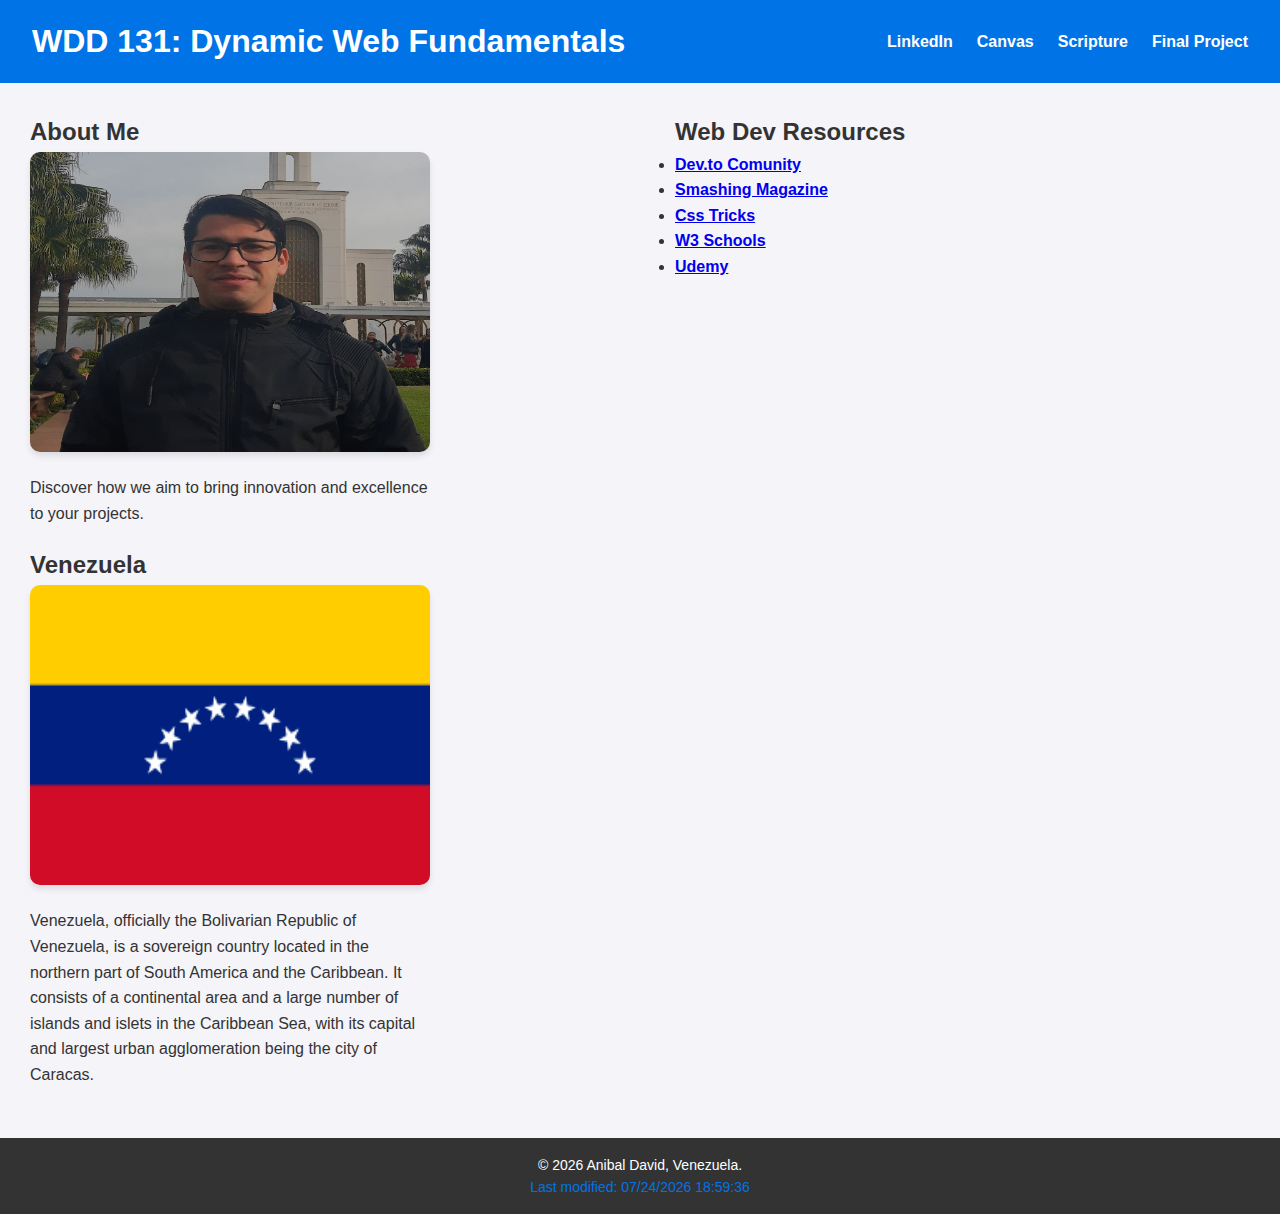
<file: index.html>
<!DOCTYPE html>
<html lang="en">
  <head>
    <meta charset="UTF-8" />
    <meta name="viewport" content="width=device-width, initial-scale=1.0" />
    <meta name="author" content="Anibal David Carreño Alvarez" />
    <meta
      name="description"
      content="Explore dynamic web design with Anibal David in WDD 131 - Dynamic Web Fundamentals. Learn about HTML, CSS, JavaScript, responsive design, and modern web development techniques to create interactive and engaging websites."
    />
    <link rel="stylesheet" href="./styles/base.css" />
    <title>
      WDD 131 - Dynamic Web Fundamentals - Anibal David Carreño Alvarez
    </title>
  </head>
  <body>
    <header>
      <h1>WDD 131: Dynamic Web Fundamentals</h1>
      <nav>
        <ul class="nav-links">
          <li>
            <a
              href="https://www.linkedin.com/in/anibal-david-carre%C3%B1o-alvarez-2066aa267/"
              >LinkedIn</a
            >
          </li>
          <li><a href="https://byupw.instructure.com/">Canvas</a></li>
          <li>
            <a href="https://www.churchofjesuschrist.org/study/scriptures"
              >Scripture</a
            >
          </li>
          <li><a href="#">Final Project</a></li>
        </ul>
      </nav>
    </header>

    <main>
      <section class="card">
        <h2>About Me</h2>
        <img src="images/david.jpg" alt="About Me Image" />
        <p>
          Discover how we aim to bring innovation and excellence to your
          projects.
        </p>

        <h2>Venezuela</h2>
        <img src="images/venezuela.png" alt="Team Image" />
        <p>
          Venezuela, officially the Bolivarian Republic of Venezuela, is a
          sovereign country located in the northern part of South America and
          the Caribbean. It consists of a continental area and a large number of
          islands and islets in the Caribbean Sea, with its capital and largest
          urban agglomeration being the city of Caracas.
        </p>
      </section>

      <section class="card">
        <h2>Web Dev Resources</h2>

        <ul>
          <li>
            <a href="#">Dev.to Comunity</a>
          </li>
          <li>
            <a href="#">Smashing Magazine</a>
          </li>
          <li>
            <a href="#">Css Tricks</a>
          </li>

          <li>
            <a href="#">W3 Schools</a>
          </li>

          <li>
            <a href="#">Udemy</a>
          </li>
        </ul>
      </section>
    </main>

    <footer>
      <p>&copy; <span id="currentyear"></span> Anibal David, Venezuela.</p>
      <p id="lastModified"></p>
    </footer>

    <script src="./scripts/getdates.js"></script>
  </body>
</html>
</file>
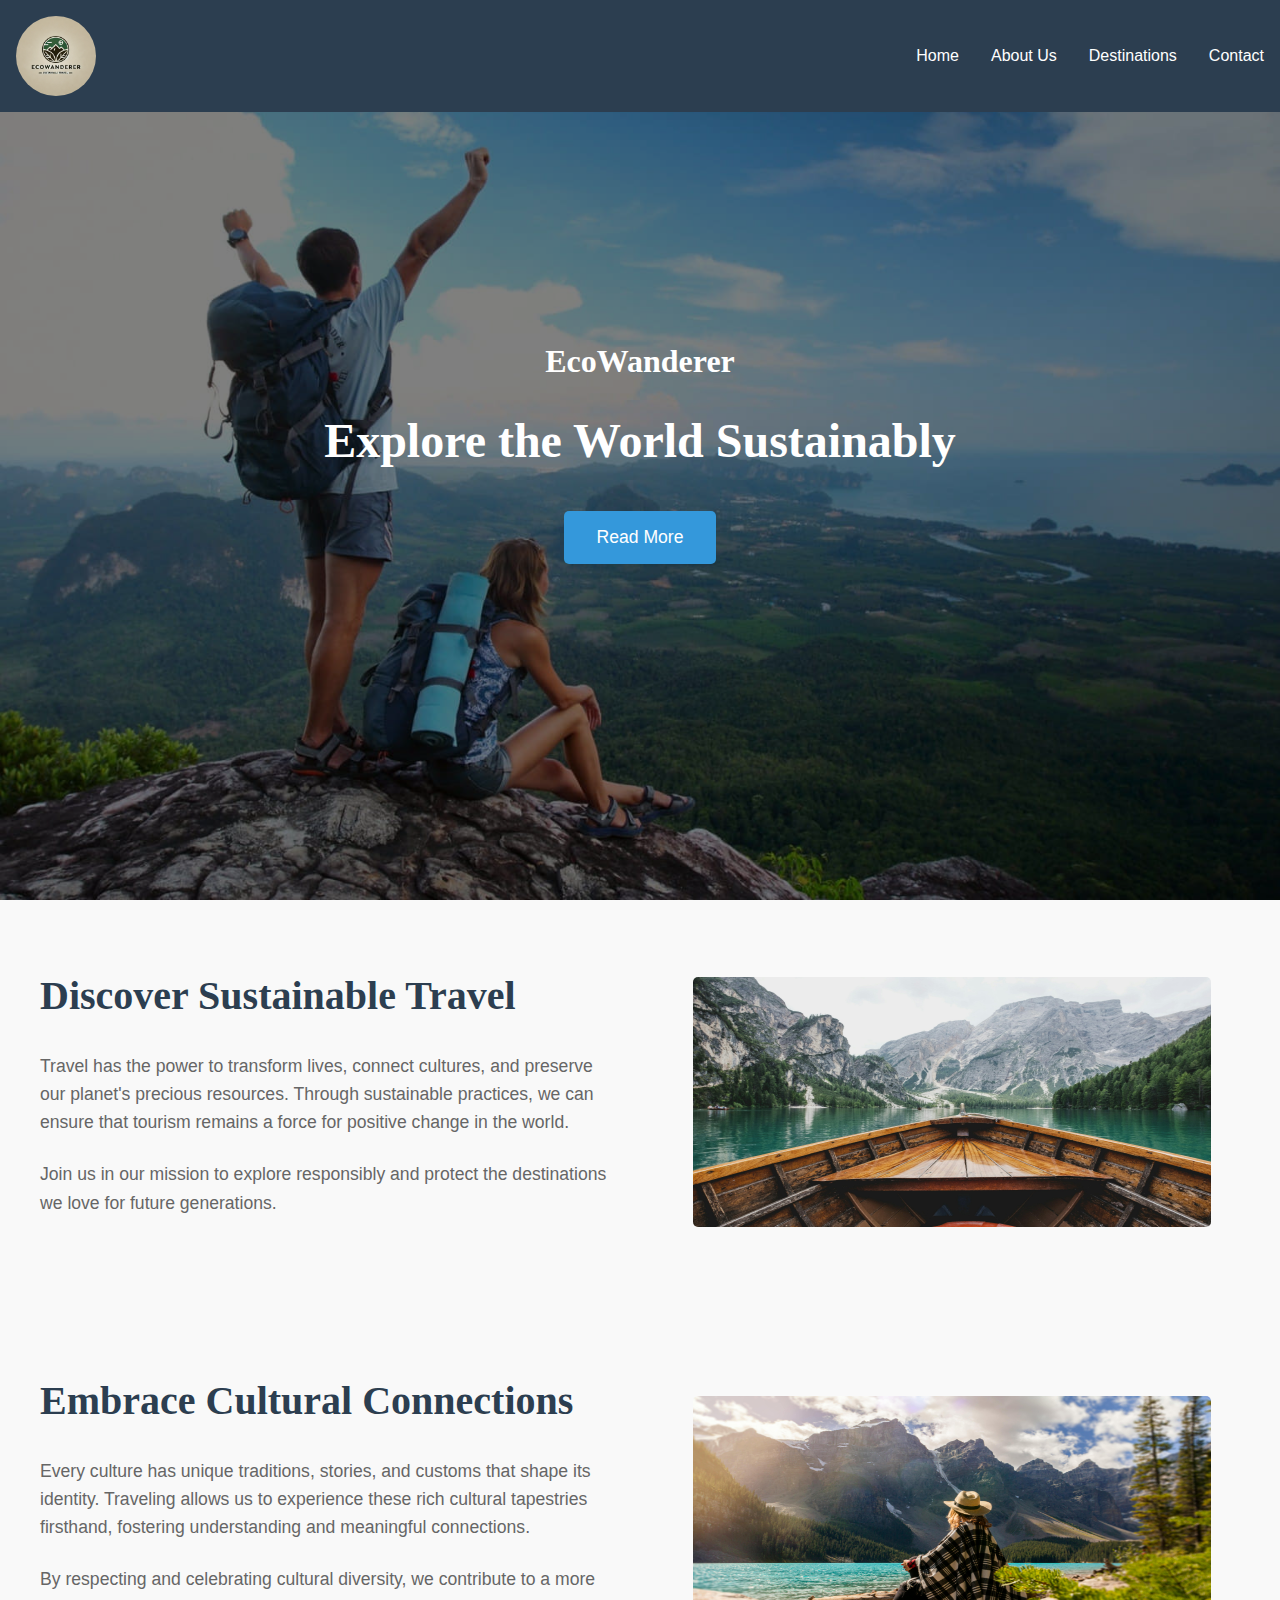
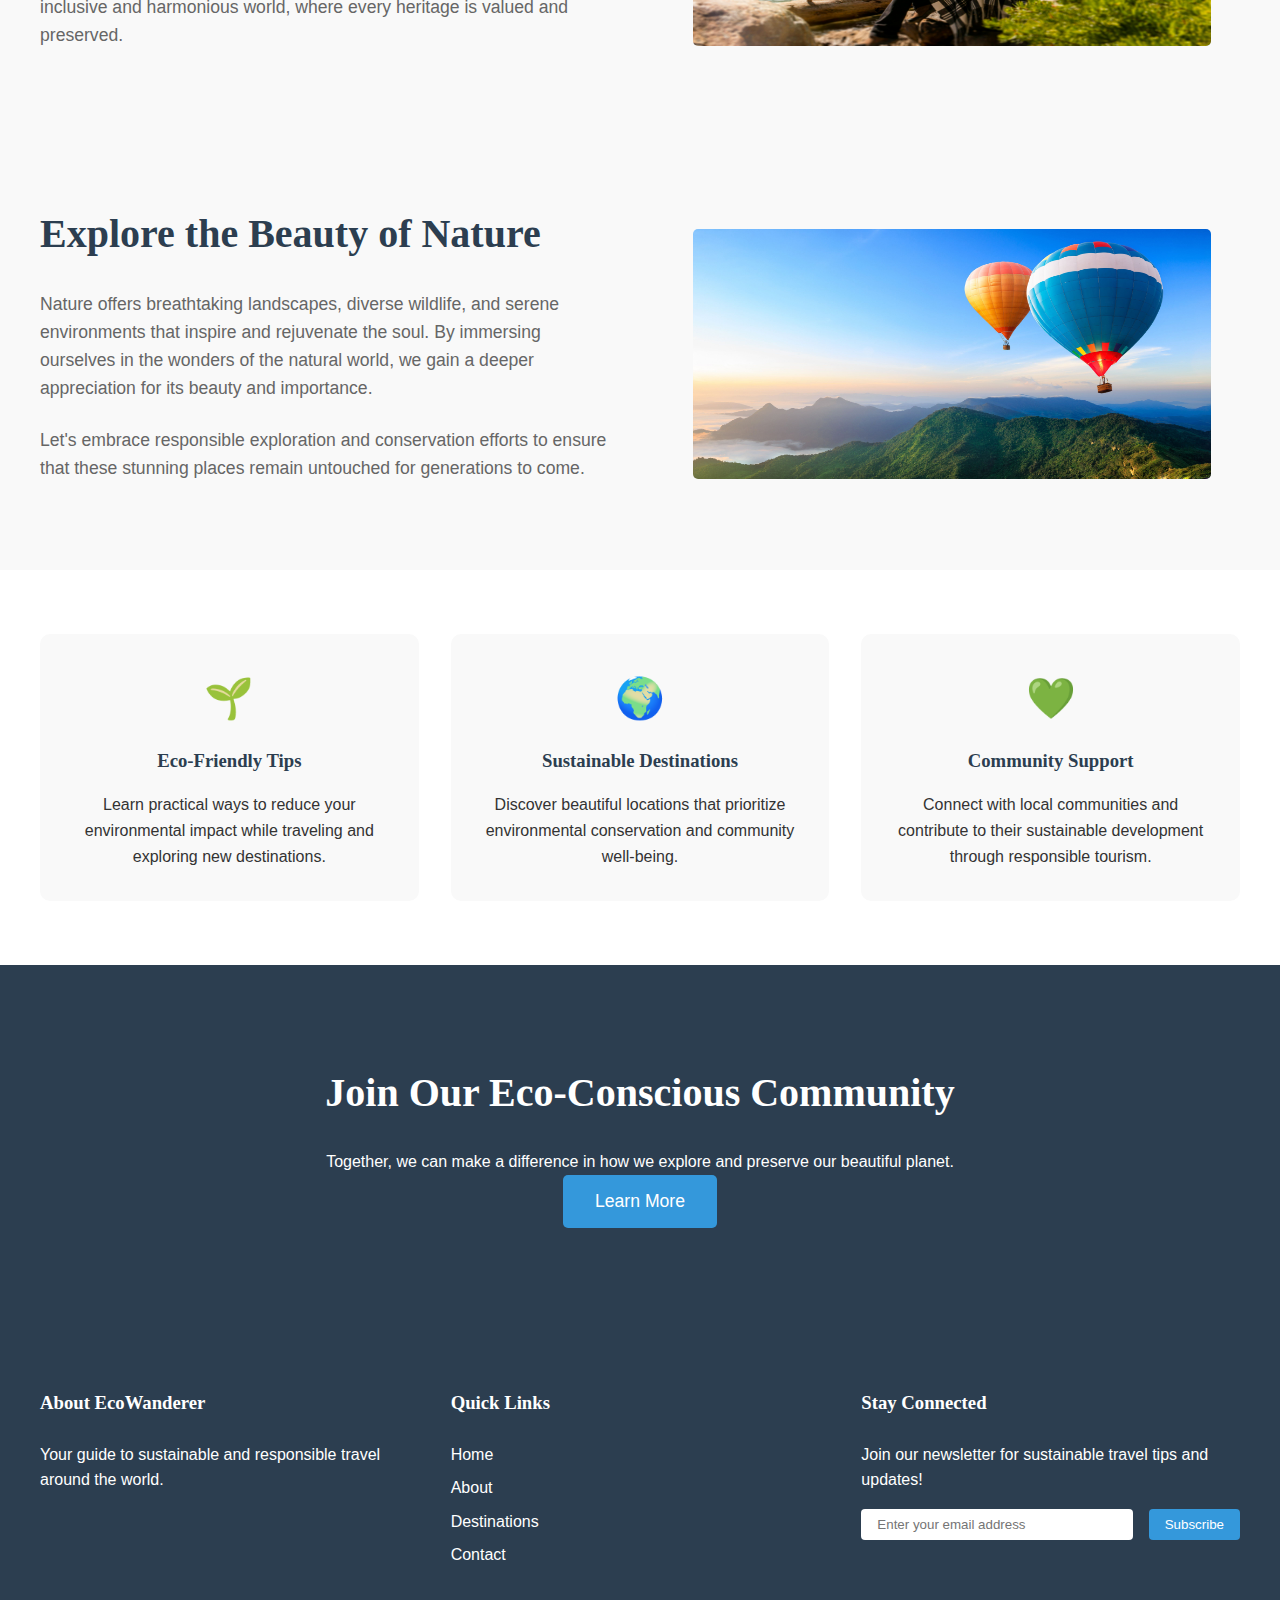
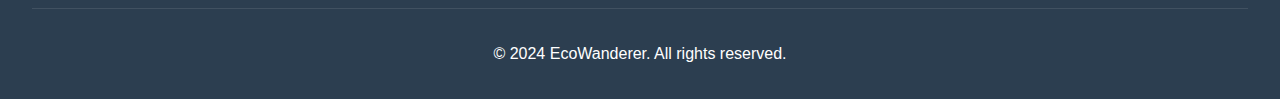
<file: wdd131-project/index.html>
<!DOCTYPE html>
<html lang="en">
  <head>
    <meta charset="UTF-8" />
    <meta name="viewport" content="width=device-width, initial-scale=1.0" />
    <meta name="author" content="Anibal David Carreño Alvarez" />
    <meta
      name="description"
      content="The site provides a platform for eco-conscious travelers to learn about sustainable travel practices, discover green destinations, and access resources to reduce their environmental footprint. It will feature blog posts, travel guides, expert interviews, and personal travel stories."
    />
    <link
      rel="stylesheet"
      href="https://fonts.googleapis.com/css2?family=Material+Symbols+Outlined:opsz,wght,FILL,GRAD@24,400,0,0&icon_names=menu"
    />
    <link rel="stylesheet" href="./styles/main.css" />
    <script defer src="./scripts/main.js"></script>
    <title>EcoWanderer</title>
  </head>
  <body>
    <header>
      <img class="logo" src="./images/logo.webp" alt="EcoWanderer Logo" />
      <nav>
        <ul>
          <li><a href="./index.html">Home</a></li>
          <li><a href="./about.html">About Us</a></li>
          <li><a href="./destinations.html">Destinations</a></li>
          <li><a href="./contact.html">Contact</a></li>
        </ul>
      </nav>

      <div class="div-menu-icon">
        <span class="material-symbols-outlined"> menu </span>
      </div>
    </header>
    <main>
      <section class="hero-section">
        <h1>
          <span class="span-title">EcoWanderer</span>
          Explore the World Sustainably
        </h1>
        <div class="div-btn-rm">
          <button class="read-more-btn">Read More</button>
        </div>
      </section>

      <section class="info-section">
        <div class="info-grid">
          <div class="info-content">
            <h2>Discover Sustainable Travel</h2>
            <p>
              Travel has the power to transform lives, connect cultures, and
              preserve our planet's precious resources. Through sustainable
              practices, we can ensure that tourism remains a force for positive
              change in the world.
            </p>
            <p>
              Join us in our mission to explore responsibly and protect the
              destinations we love for future generations.
            </p>
          </div>
          <div class="info-image">
            <img
              src="./images/info-section1.jpeg"
              alt="Sustainable Travel"
              loading="lazy"
            />
          </div>
        </div>
      </section>

      <section class="info-section">
        <div class="info-grid">
          <div class="info-content">
            <h2>Embrace Cultural Connections</h2>
            <p>
              Every culture has unique traditions, stories, and customs that
              shape its identity. Traveling allows us to experience these rich
              cultural tapestries firsthand, fostering understanding and
              meaningful connections.
            </p>
            <p>
              By respecting and celebrating cultural diversity, we contribute to
              a more inclusive and harmonious world, where every heritage is
              valued and preserved.
            </p>
          </div>
          <div class="info-image">
            <img
              src="./images/info-section2.jpg"
              alt="Sustainable Travel"
              loading="lazy"
            />
          </div>
        </div>
      </section>

      <section class="info-section">
        <div class="info-grid">
          <div class="info-content">
            <h2>Explore the Beauty of Nature</h2>
            <p>
              Nature offers breathtaking landscapes, diverse wildlife, and
              serene environments that inspire and rejuvenate the soul. By
              immersing ourselves in the wonders of the natural world, we gain a
              deeper appreciation for its beauty and importance.
            </p>
            <p>
              Let's embrace responsible exploration and conservation efforts to
              ensure that these stunning places remain untouched for generations
              to come.
            </p>
          </div>
          <div class="info-image">
            <img
              src="./images/info-section3.jpg"
              alt="Sustainable Travel"
              loading="lazy"
            />
          </div>
        </div>
      </section>

      <section class="features-section">
        <div class="features-grid">
          <div class="feature-card">
            <div class="feature-icon">🌱</div>
            <h3>Eco-Friendly Tips</h3>
            <p>
              Learn practical ways to reduce your environmental impact while
              traveling and exploring new destinations.
            </p>
          </div>
          <div class="feature-card">
            <div class="feature-icon">🌍</div>
            <h3>Sustainable Destinations</h3>
            <p>
              Discover beautiful locations that prioritize environmental
              conservation and community well-being.
            </p>
          </div>
          <div class="feature-card">
            <div class="feature-icon">💚</div>
            <h3>Community Support</h3>
            <p>
              Connect with local communities and contribute to their sustainable
              development through responsible tourism.
            </p>
          </div>
        </div>
      </section>

      <section class="cta-section">
        <div class="cta-content">
          <h2>Join Our Eco-Conscious Community</h2>
          <p>
            Together, we can make a difference in how we explore and preserve
            our beautiful planet.
          </p>
          <button class="read-more-btn">Learn More</button>
        </div>
      </section>
    </main>

    <footer>
      <div class="footer-content">
        <div class="footer-section">
          <h3>About EcoWanderer</h3>
          <p>
            Your guide to sustainable and responsible travel around the world.
          </p>
        </div>
        <div class="footer-section">
          <h3>Quick Links</h3>
          <ul>
            <li><a href="./index.html">Home</a></li>
            <li><a href="./about.html">About</a></li>
            <li><a href="./destinations.html">Destinations</a></li>
            <li><a href="./contact.html">Contact</a></li>
          </ul>
        </div>
        <div class="footer-section">
          <h3>Stay Connected</h3>
          <p>Join our newsletter for sustainable travel tips and updates!</p>
          <form class="subscribe-form" id="subscribe-form">
            <input
              type="email"
              placeholder="Enter your email address"
              required
            />
            <button type="submit">Subscribe</button>
          </form>
        </div>
      </div>
      <div class="footer-bottom">
        <p>&copy; 2024 EcoWanderer. All rights reserved.</p>
      </div>
    </footer>
  </body>
</html>
</file>
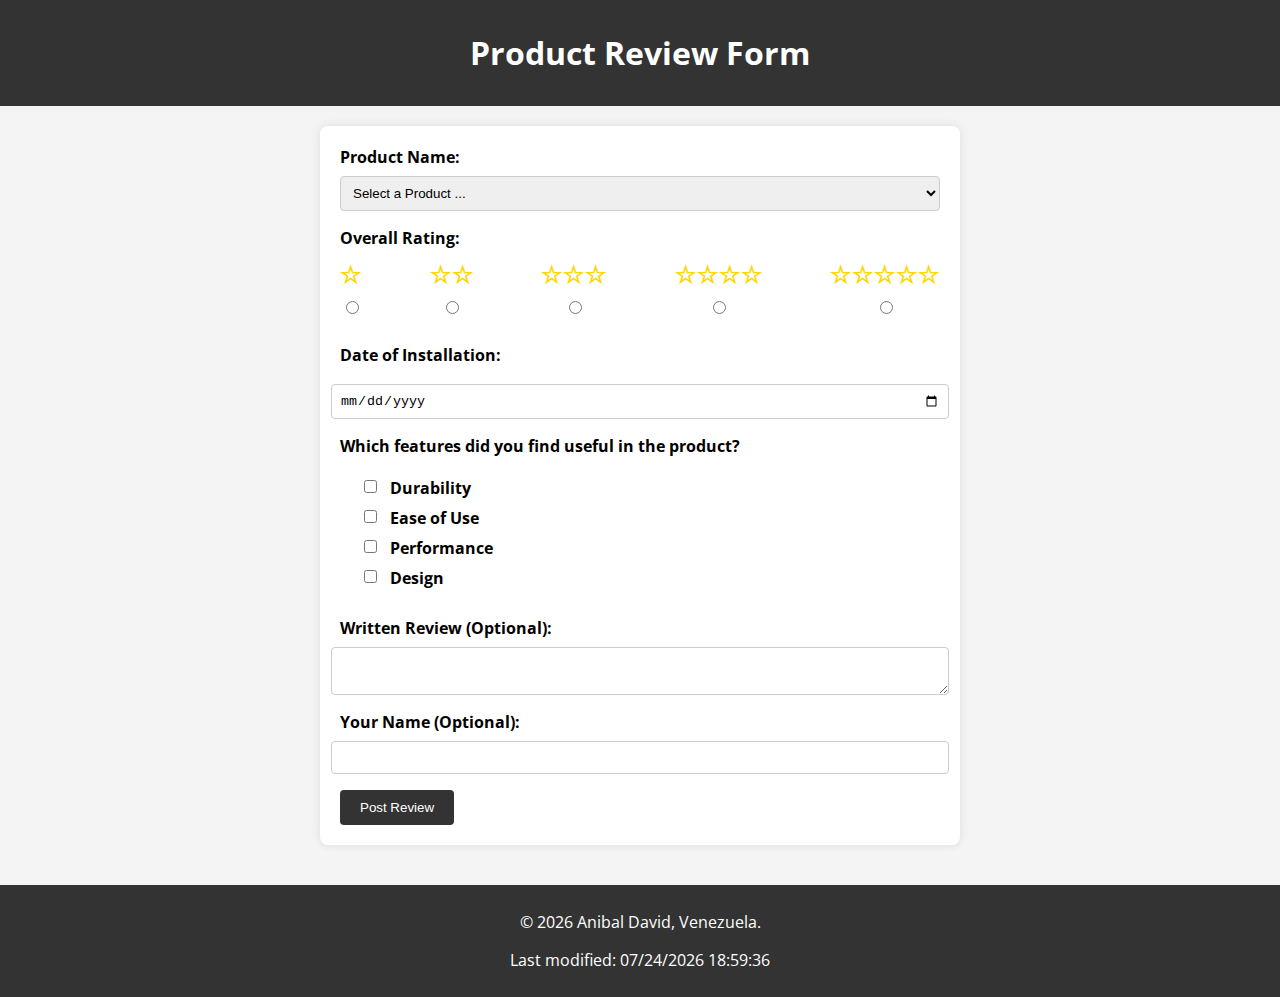
<file: form.html>
<!DOCTYPE html>
<html lang="en">
  <head>
    <meta charset="UTF-8" />
    <meta name="viewport" content="width=device-width, initial-scale=1.0" />
    <meta name="author" content="Anibal David Carreño Alvarez" />
    <meta name="description" content="Product Review Form | WDD 131" />
    <title>Product Review Form</title>
    <link rel="stylesheet" href="./styles/form.css" />
    <link
      href="https://fonts.googleapis.com/css2?family=Inter:ital,opsz,wght@0,14..32,100..900;1,14..32,100..900&family=Open+Sans:ital,wght@0,300..800;1,300..800&display=swap"
      rel="stylesheet"
    />
    <script defer src="./scripts/form.js"></script>
  </head>
  <body>
    <header>
      <h1>Product Review Form</h1>
    </header>
    <main>
      <form id="reviewForm" method="get" action="review.html">
        <label for="productName">Product Name:</label>
        <select id="productName" name="productName" required>
          <option value="" disabled selected>Select a Product ...</option>
        </select>

        <label>Overall Rating:</label>
        <div class="rating">
          <div>
            <label for="star1">☆</label>
            <input type="radio" id="star1" name="rating" value="1" required />
          </div>
          <div>
            <label for="star2">☆☆</label>
            <input type="radio" id="star5" name="rating" value="2" />
          </div>

          <div>
            <label for="star3">☆☆☆</label>
            <input type="radio" id="star3" name="rating" value="3" />
          </div>

          <div>
            <label for="star4">☆☆☆☆</label>
            <input type="radio" id="star4" name="rating" value="4" />
          </div>

          <div>
            <label for="star5">☆☆☆☆☆</label>
            <input type="radio" id="star5" name="rating" value="5" />
          </div>
        </div>

        <div class="date">
          <label for="installationDate">Date of Installation:</label>
          <input
            type="date"
            id="installationDate"
            name="installationDate"
            required
          />
        </div>

        <label>Which features did you find useful in the product?</label>
        <div class="features">
          <div>
            <input
              type="checkbox"
              id="durability"
              name="features"
              value="Durability"
            /><label for="durability">Durability</label>
          </div>
          <div>
            <input
              type="checkbox"
              id="easeOfUse"
              name="features"
              value="Ease of Use"
            /><label for="easeOfUse">Ease of Use</label>
          </div>
          <div>
            <input
              type="checkbox"
              id="performance"
              name="features"
              value="Performance"
            /><label for="performance">Performance</label>
          </div>
          <div>
            <input
              type="checkbox"
              id="design"
              name="features"
              value="Design"
            /><label for="design">Design</label>
          </div>
        </div>

        <div class="user-info">
          <label for="writtenReview">Written Review (Optional):</label>
          <textarea id="writtenReview" name="writtenReview"></textarea>

          <label for="userName">Your Name (Optional):</label>
          <input type="text" id="userName" name="userName" />
        </div>

        <input type="submit" value="Post Review" />
      </form>
    </main>
    <footer>
      <p>&copy; <span id="currentyear"></span> Anibal David, Venezuela.</p>
      <p id="lastModified"></p>
    </footer>
  </body>
</html>
</file>
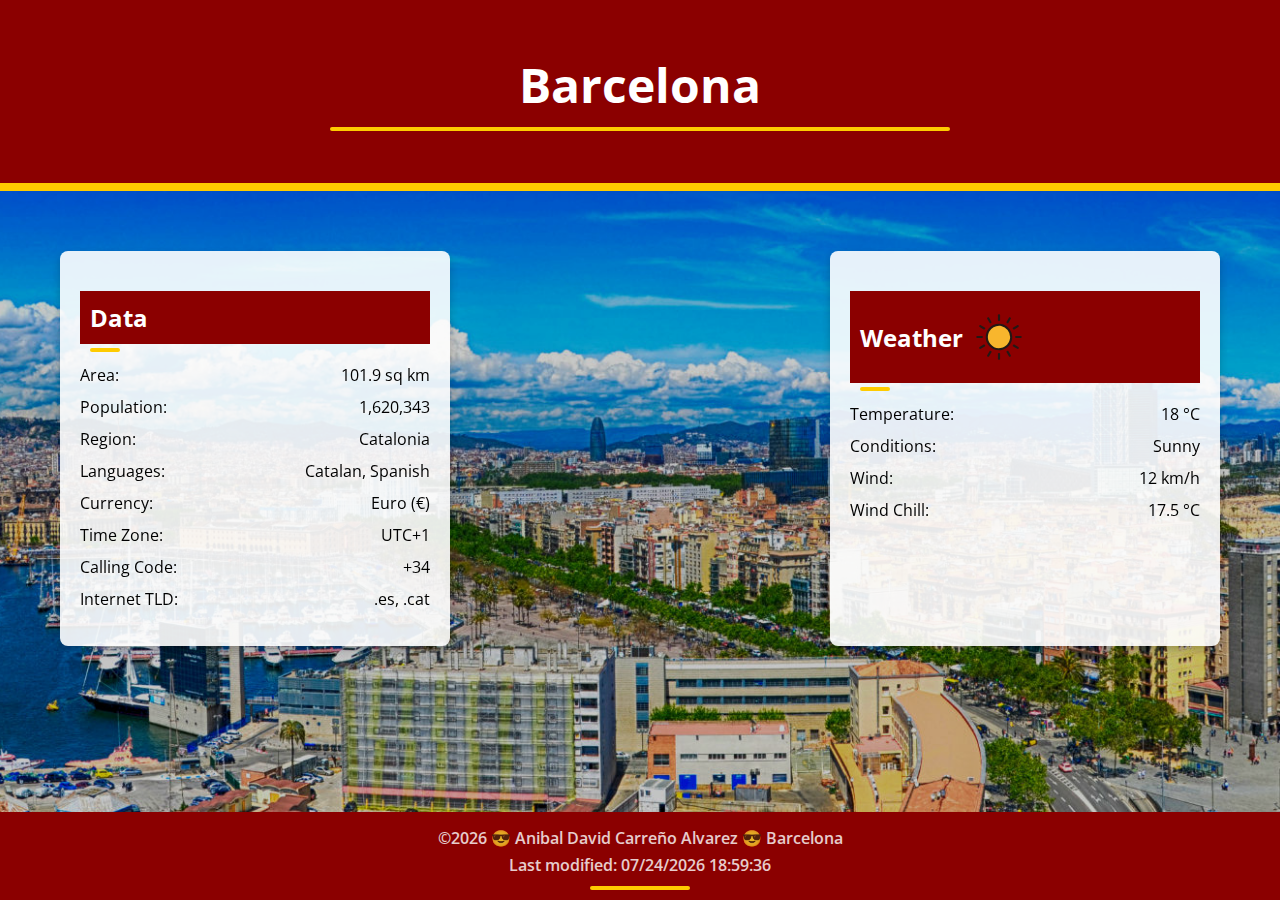
<file: place.html>
<!DOCTYPE html>
<html lang="en">
  <head>
    <meta charset="UTF-8" />
    <meta name="viewport" content="width=device-width, initial-scale=1.0" />
    <meta name="author" content="Anibal David Carreño Alvarez" />
    <meta name="description" content="Place Page WDD 131" />
    <title>Place Page | WDD 131</title>
    <link rel="preconnect" href="https://fonts.googleapis.com" />
    <link rel="preconnect" href="https://fonts.gstatic.com" crossorigin />
    <link
      href="https://fonts.googleapis.com/css2?family=Open+Sans:ital,wght@0,300..800;1,300..800&display=swap"
      rel="stylesheet"
    />
    <link rel="stylesheet" href="./styles/place.css" />
    <script src="./scripts/place.js" defer></script>
  </head>
  <body>
    <div class="container">
      <header class="header">
        <h1>Barcelona</h1>
      </header>

      <div class="accent-bar"></div>

      <main class="main">
        <div class="background">
          <img
            src="./images/barcelona-banner.webp"
            alt="Aerial view of Barcelona with Sagrada Familia"
            class="background-image"
          />
          <div class="gradient-overlay"></div>
        </div>

        <div class="content">
          <div class="data-box">
            <h2>Data</h2>
            <dl>
              <div class="row">
                <dt>Area:</dt>
                <dd>101.9 sq km</dd>
              </div>
              <div class="row">
                <dt>Population:</dt>
                <dd>1,620,343</dd>
              </div>
              <div class="row">
                <dt>Region:</dt>
                <dd>Catalonia</dd>
              </div>
              <div class="row">
                <dt>Languages:</dt>
                <dd>Catalan, Spanish</dd>
              </div>
              <div class="row">
                <dt>Currency:</dt>
                <dd>Euro (€)</dd>
              </div>
              <div class="row">
                <dt>Time Zone:</dt>
                <dd>UTC+1</dd>
              </div>
              <div class="row">
                <dt>Calling Code:</dt>
                <dd>+34</dd>
              </div>
              <div class="row">
                <dt>Internet TLD:</dt>
                <dd>.es, .cat</dd>
              </div>
            </dl>
          </div>

          <div class="weather-box">
            <h2 id="weather-span">
              Weather
              <img id="sun-icon" src="./images/sun.svg" alt="Sun Icon" />
            </h2>
            <dl>
              <div class="row">
                <dt>Temperature:</dt>
                <dd id="temperature">18 °C</dd>
              </div>
              <div class="row">
                <dt>Conditions:</dt>
                <dd>Sunny</dd>
              </div>
              <div class="row">
                <dt>Wind:</dt>
                <dd>12 km/h</dd>
              </div>
              <div class="row">
                <dt>Wind Chill:</dt>
                <dd>17.5 °C</dd>
              </div>
            </dl>
          </div>
        </div>
      </main>

      <footer class="footer">
        <p>
          &copy;<span id="currentyear"></span> 😎 Anibal David Carreño Alvarez
          😎 Barcelona
        </p>
        <p id="lastModified"></p>
      </footer>
    </div>
  </body>
</html>
</file>
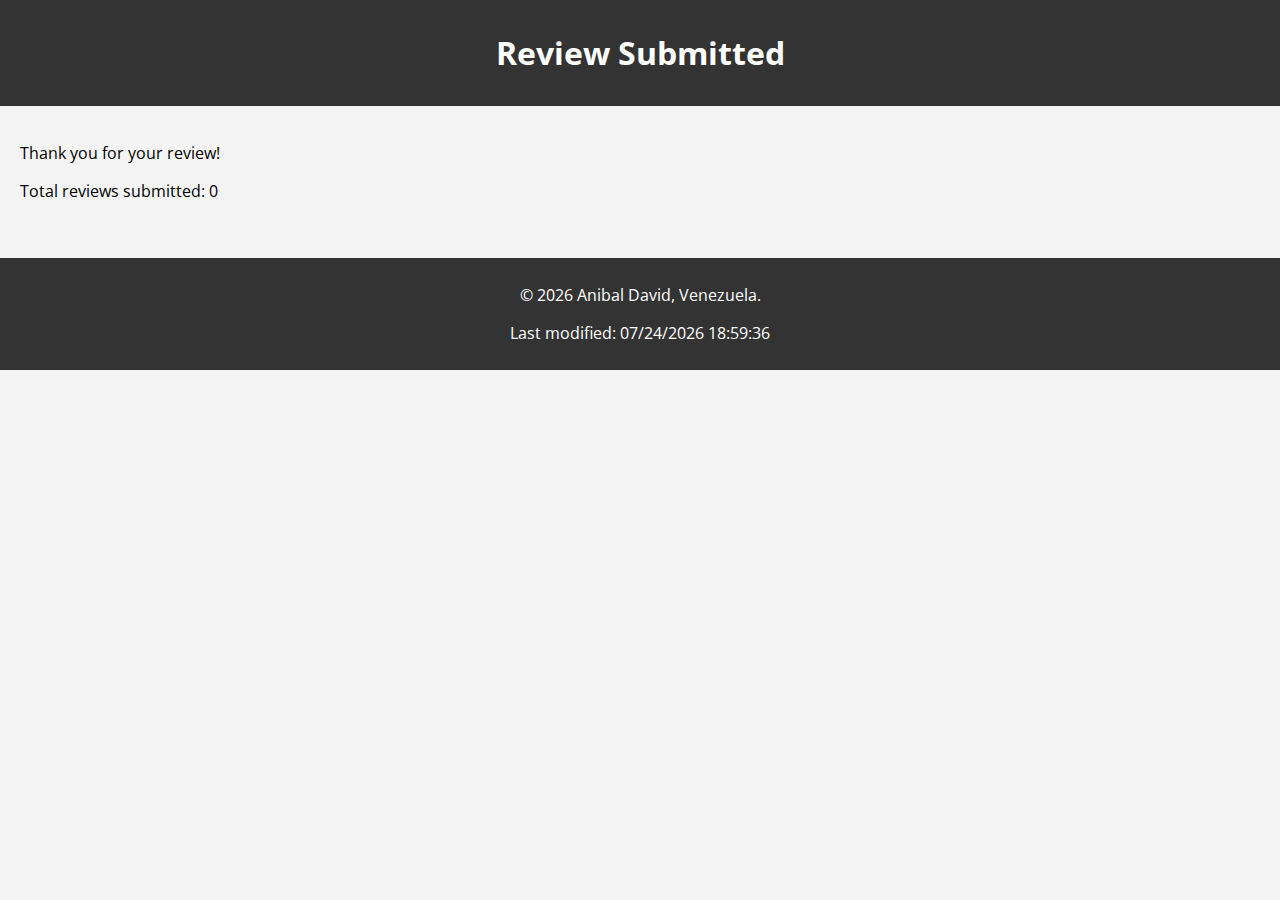
<file: review.html>
<!DOCTYPE html>
<html lang="en">
  <head>
    <meta charset="UTF-8" />
    <meta name="viewport" content="width=device-width, initial-scale=1.0" />
    <title>Review Confirmation</title>
    <link rel="stylesheet" href="./styles/form.css" />
    <link
      href="https://fonts.googleapis.com/css2?family=Inter:ital,opsz,wght@0,14..32,100..900;1,14..32,100..900&family=Open+Sans:ital,wght@0,300..800;1,300..800&display=swap"
      rel="stylesheet"
    />
    <script defer src="./scripts/form.js"></script>
  </head>
  <body>
    <header>
      <h1>Review Submitted</h1>
    </header>
    <main>
      <p>Thank you for your review!</p>
      <p>Total reviews submitted: <span id="reviewCount"></span></p>
    </main>
    <footer>
      <p>&copy; <span id="currentyear"></span> Anibal David, Venezuela.</p>
      <p id="lastModified"></p>
    </footer>
    <script>
      document.addEventListener("DOMContentLoaded", function () {
        const reviewCount = localStorage.getItem("reviewCount") || 0;
        document.getElementById("reviewCount").textContent = reviewCount;
      });
    </script>
  </body>
</html>
</file>
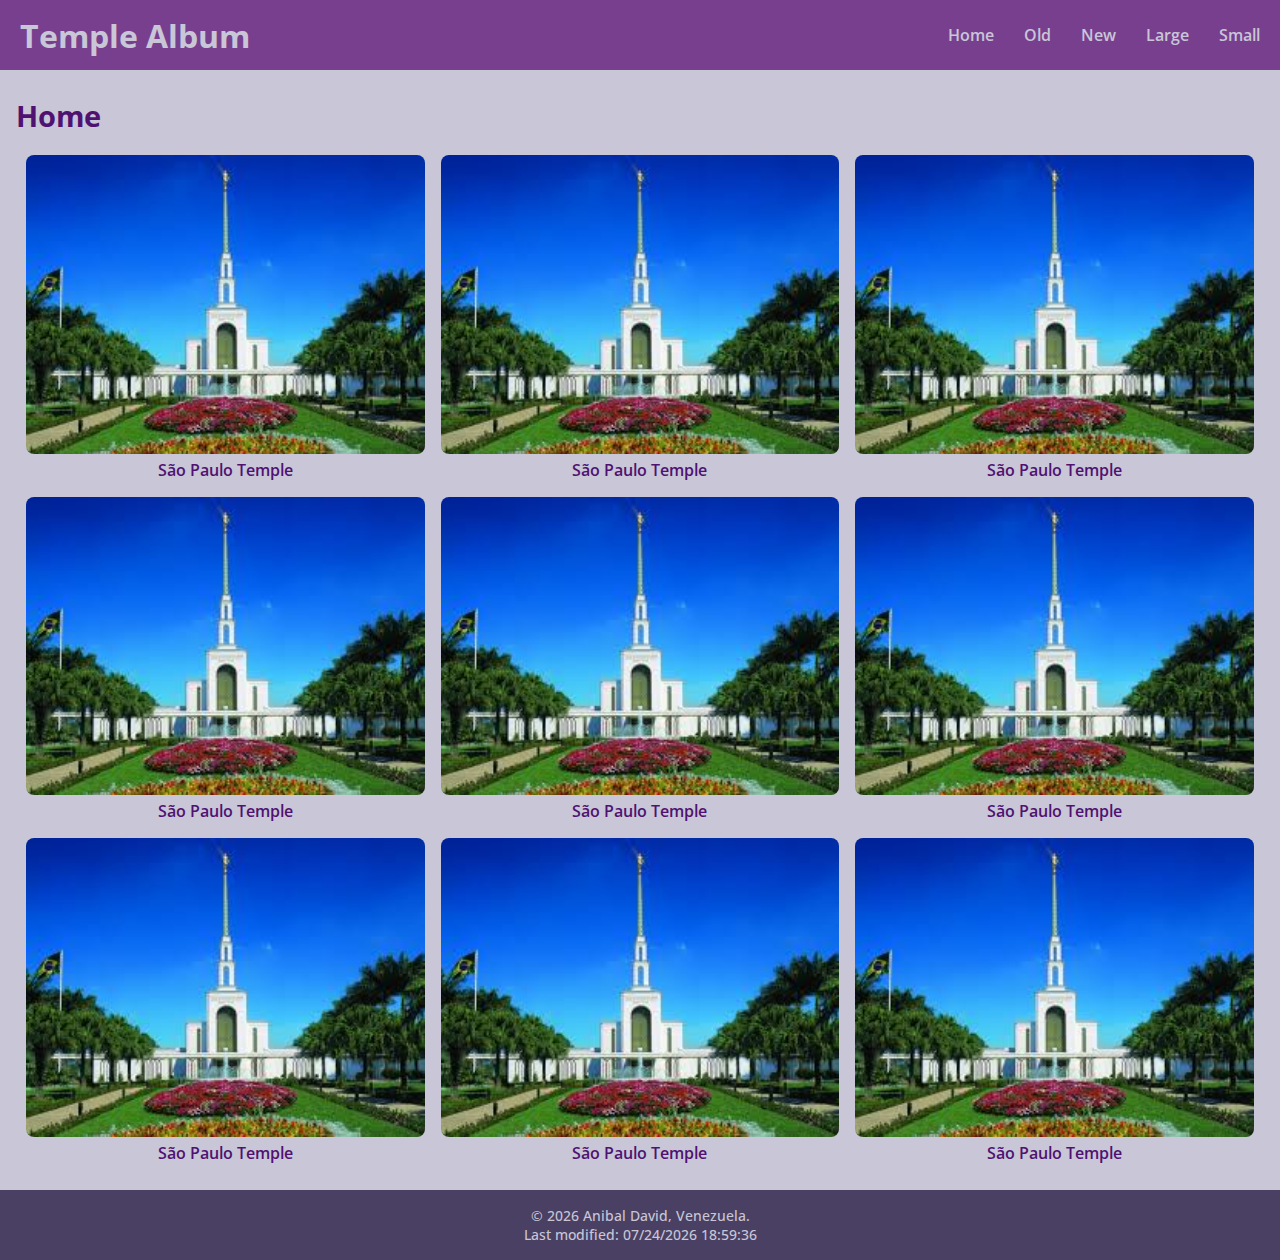
<file: temples.html>
<!DOCTYPE html>
<html lang="en-US">
  <head>
    <meta charset="UTF-8" />
    <meta name="viewport" content="width=device-width, initial-scale=1.0" />
    <meta name="author" content="Anibal David Carreño Alvarez" />
    <meta name="description" content="Temple Album WDD 131" />
    <link rel="stylesheet" href="./styles/temples.css" />
    <link rel="stylesheet" href="./styles/temples-large.css" />
    <link rel="preconnect" href="https://fonts.googleapis.com" />
    <link rel="preconnect" href="https://fonts.gstatic.com" crossorigin />
    <link
      href="https://fonts.googleapis.com/css2?family=Inter:ital,opsz,wght@0,14..32,100..900;1,14..32,100..900&family=Open+Sans:ital,wght@0,300..800;1,300..800&display=swap"
      rel="stylesheet"
    />
    <script src="./scripts/temples.js" defer></script>
    <title>Temple Album</title>
  </head>
  <body>
    <header>
      <h1>Temple Album</h1>
      <nav>
        <ul id="menu">
          <li><a href="#">Home</a></li>
          <li><a href="#">Old</a></li>
          <li><a href="#">New</a></li>
          <li><a href="#">Large</a></li>
          <li><a href="#">Small</a></li>
        </ul>
        <div id="menu-icon" class="menu-icon">
          <img src="./images/menu.png" alt="Menu Icon" />
        </div>
      </nav>
    </header>
    <main>
      <h2>Home</h2>
      <section>
        <figure>
          <img src="./images/saopaulo-temple.jpeg" alt="Temple Picture" />
          <figcaption>São Paulo Temple</figcaption>
        </figure>
        <figure>
          <img src="./images/saopaulo-temple.jpeg" alt="Temple Picture" />
          <figcaption>São Paulo Temple</figcaption>
        </figure>
        <figure>
          <img src="./images/saopaulo-temple.jpeg" alt="Temple Picture" />
          <figcaption>São Paulo Temple</figcaption>
        </figure>
        <figure>
          <img src="./images/saopaulo-temple.jpeg" alt="Temple Picture" />
          <figcaption>São Paulo Temple</figcaption>
        </figure>
        <figure>
          <img src="./images/saopaulo-temple.jpeg" alt="Temple Picture" />
          <figcaption>São Paulo Temple</figcaption>
        </figure>
        <figure>
          <img src="./images/saopaulo-temple.jpeg" alt="Temple Picture" />
          <figcaption>São Paulo Temple</figcaption>
        </figure>
        <figure>
          <img src="./images/saopaulo-temple.jpeg" alt="Temple Picture" />
          <figcaption>São Paulo Temple</figcaption>
        </figure>
        <figure>
          <img src="./images/saopaulo-temple.jpeg" alt="Temple Picture" />
          <figcaption>São Paulo Temple</figcaption>
        </figure>
        <figure>
          <img src="./images/saopaulo-temple.jpeg" alt="Temple Picture" />
          <figcaption>São Paulo Temple</figcaption>
        </figure>
      </section>
    </main>
    <footer>
      <p>&copy; <span id="currentyear"></span> Anibal David, Venezuela.</p>
      <p id="lastModified"></p>
    </footer>
  </body>
</html>
</file>
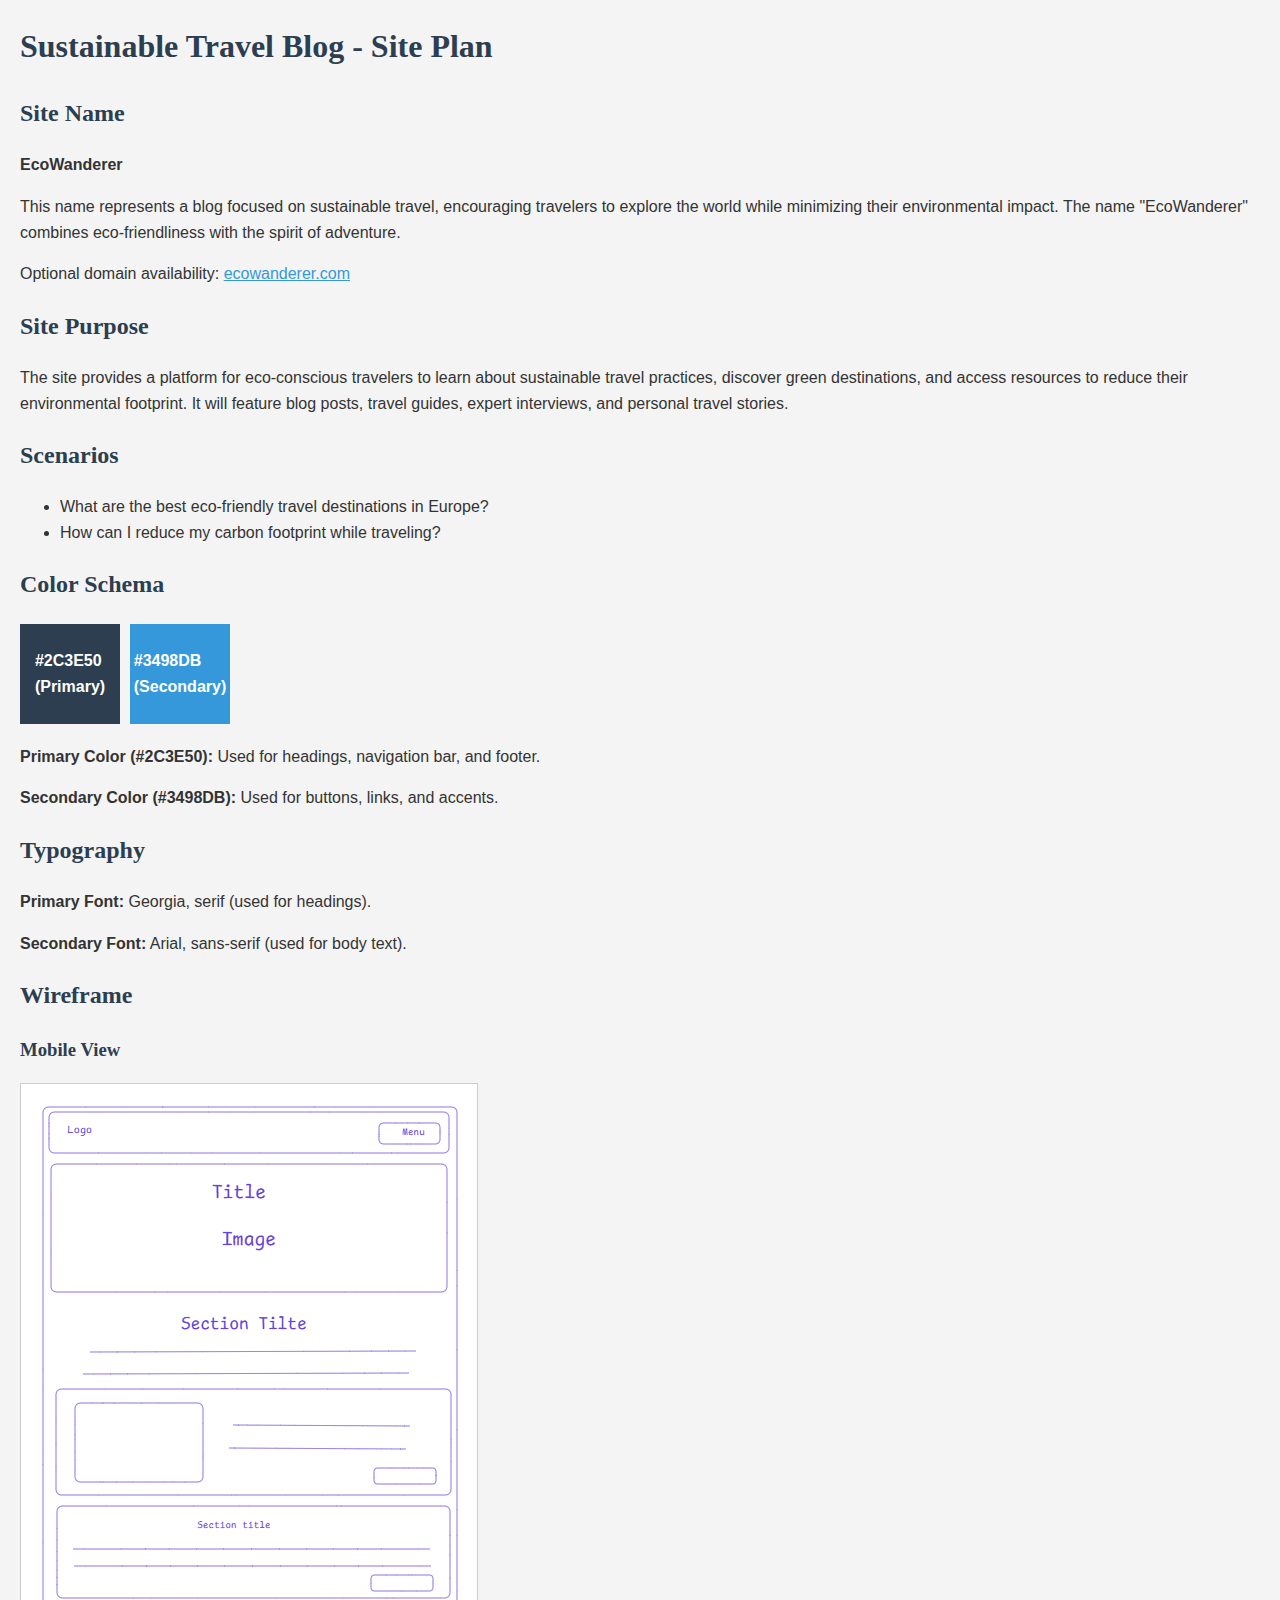
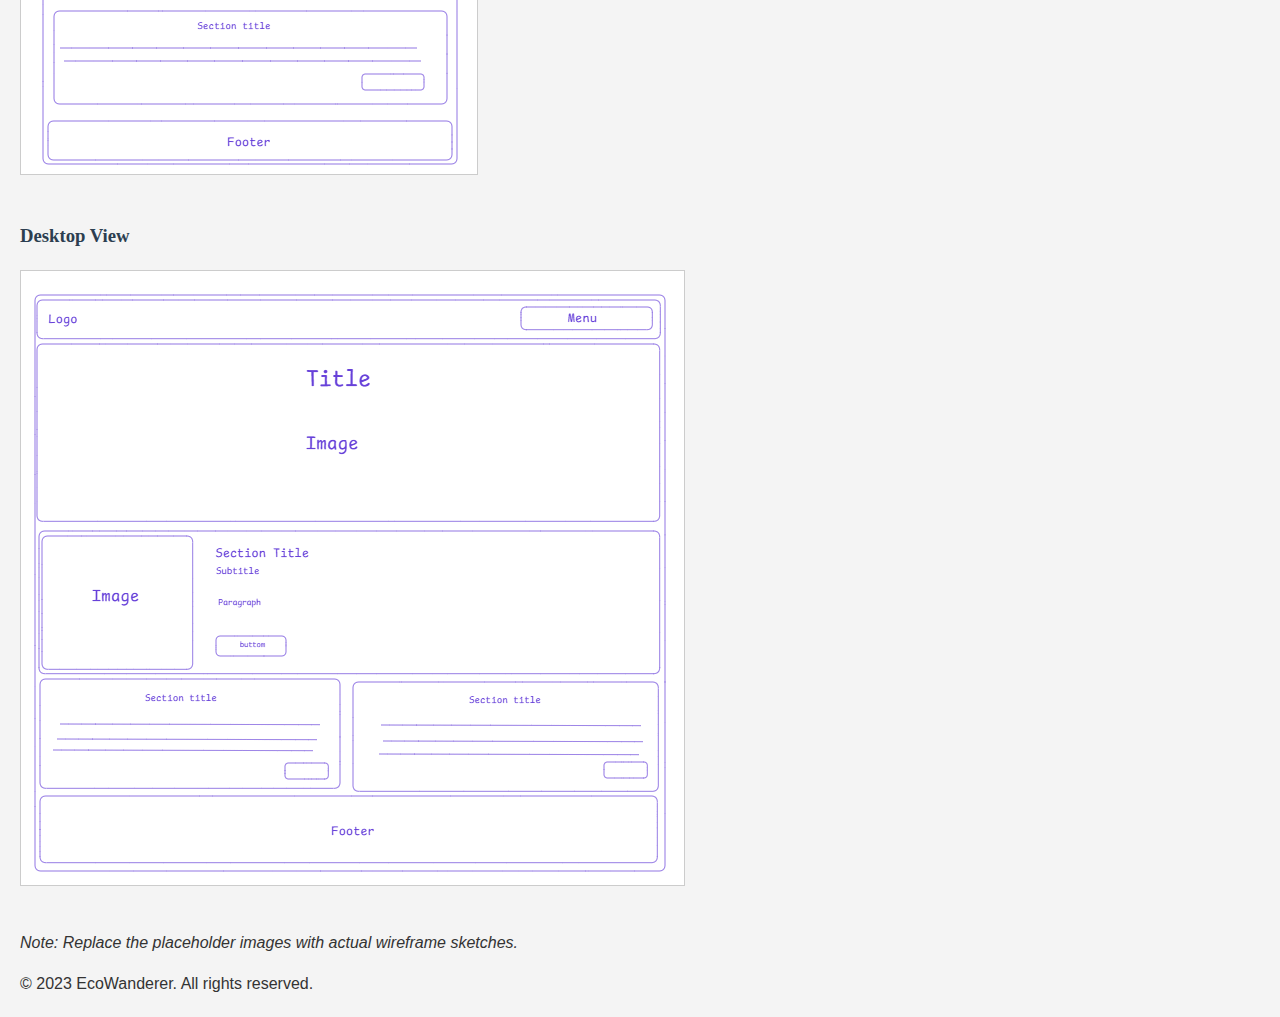
<file: project/siteplan.html>
<!DOCTYPE html>
<html lang="en">
  <head>
    <meta charset="UTF-8" />
    <meta name="viewport" content="width=device-width, initial-scale=1.0" />
    <meta name="author" content="Anibal David Carreño Alvarez" />
    <meta
      name="description"
      content="Sustainable Travel Blog - Site Plan | WDD 131"
    />
    <link rel="stylesheet" href="./styles/styles.css" />
    <title>Sustainable Travel Blog - Site Plan</title>
  </head>
  <body>
    <header>
      <h1>Sustainable Travel Blog - Site Plan</h1>
    </header>

    <section>
      <h2>Site Name</h2>
      <p><strong>EcoWanderer</strong></p>
      <p>
        This name represents a blog focused on sustainable travel, encouraging
        travelers to explore the world while minimizing their environmental
        impact. The name "EcoWanderer" combines eco-friendliness with the spirit
        of adventure.
      </p>
      <p>
        Optional domain availability:
        <a href="https://www.ecowanderer.com" target="_blank"
          >ecowanderer.com</a
        >
      </p>
    </section>

    <section>
      <h2>Site Purpose</h2>
      <p>
        The site provides a platform for eco-conscious travelers to learn about
        sustainable travel practices, discover green destinations, and access
        resources to reduce their environmental footprint. It will feature blog
        posts, travel guides, expert interviews, and personal travel stories.
      </p>
    </section>

    <section>
      <h2>Scenarios</h2>
      <ul>
        <li>What are the best eco-friendly travel destinations in Europe?</li>
        <li>How can I reduce my carbon footprint while traveling?</li>
      </ul>
    </section>

    <section>
      <h2>Color Schema</h2>
      <div class="color-schema">
        <div class="color-box primary">#2C3E50<br />(Primary)</div>
        <div class="color-box secondary">#3498DB<br />(Secondary)</div>
      </div>
      <p>
        <strong>Primary Color (#2C3E50):</strong> Used for headings, navigation
        bar, and footer.
      </p>
      <p>
        <strong>Secondary Color (#3498DB):</strong> Used for buttons, links, and
        accents.
      </p>
    </section>

    <section>
      <h2>Typography</h2>
      <p><strong>Primary Font:</strong> Georgia, serif (used for headings).</p>
      <p>
        <strong>Secondary Font:</strong> Arial, sans-serif (used for body text).
      </p>
    </section>

    <section>
      <h2>Wireframe</h2>
      <div class="wireframe">
        <h3>Mobile View</h3>
        <img src="../images/mobile-wireframe.png" alt="Mobile Wireframe" />
        <h3>Desktop View</h3>
        <img src="../images/desktop-wireframe.png" alt="Desktop Wireframe" />
      </div>
      <p>
        <em
          >Note: Replace the placeholder images with actual wireframe
          sketches.</em
        >
      </p>
    </section>

    <footer>
      <p>&copy; 2023 EcoWanderer. All rights reserved.</p>
    </footer>
  </body>
</html>
</file>
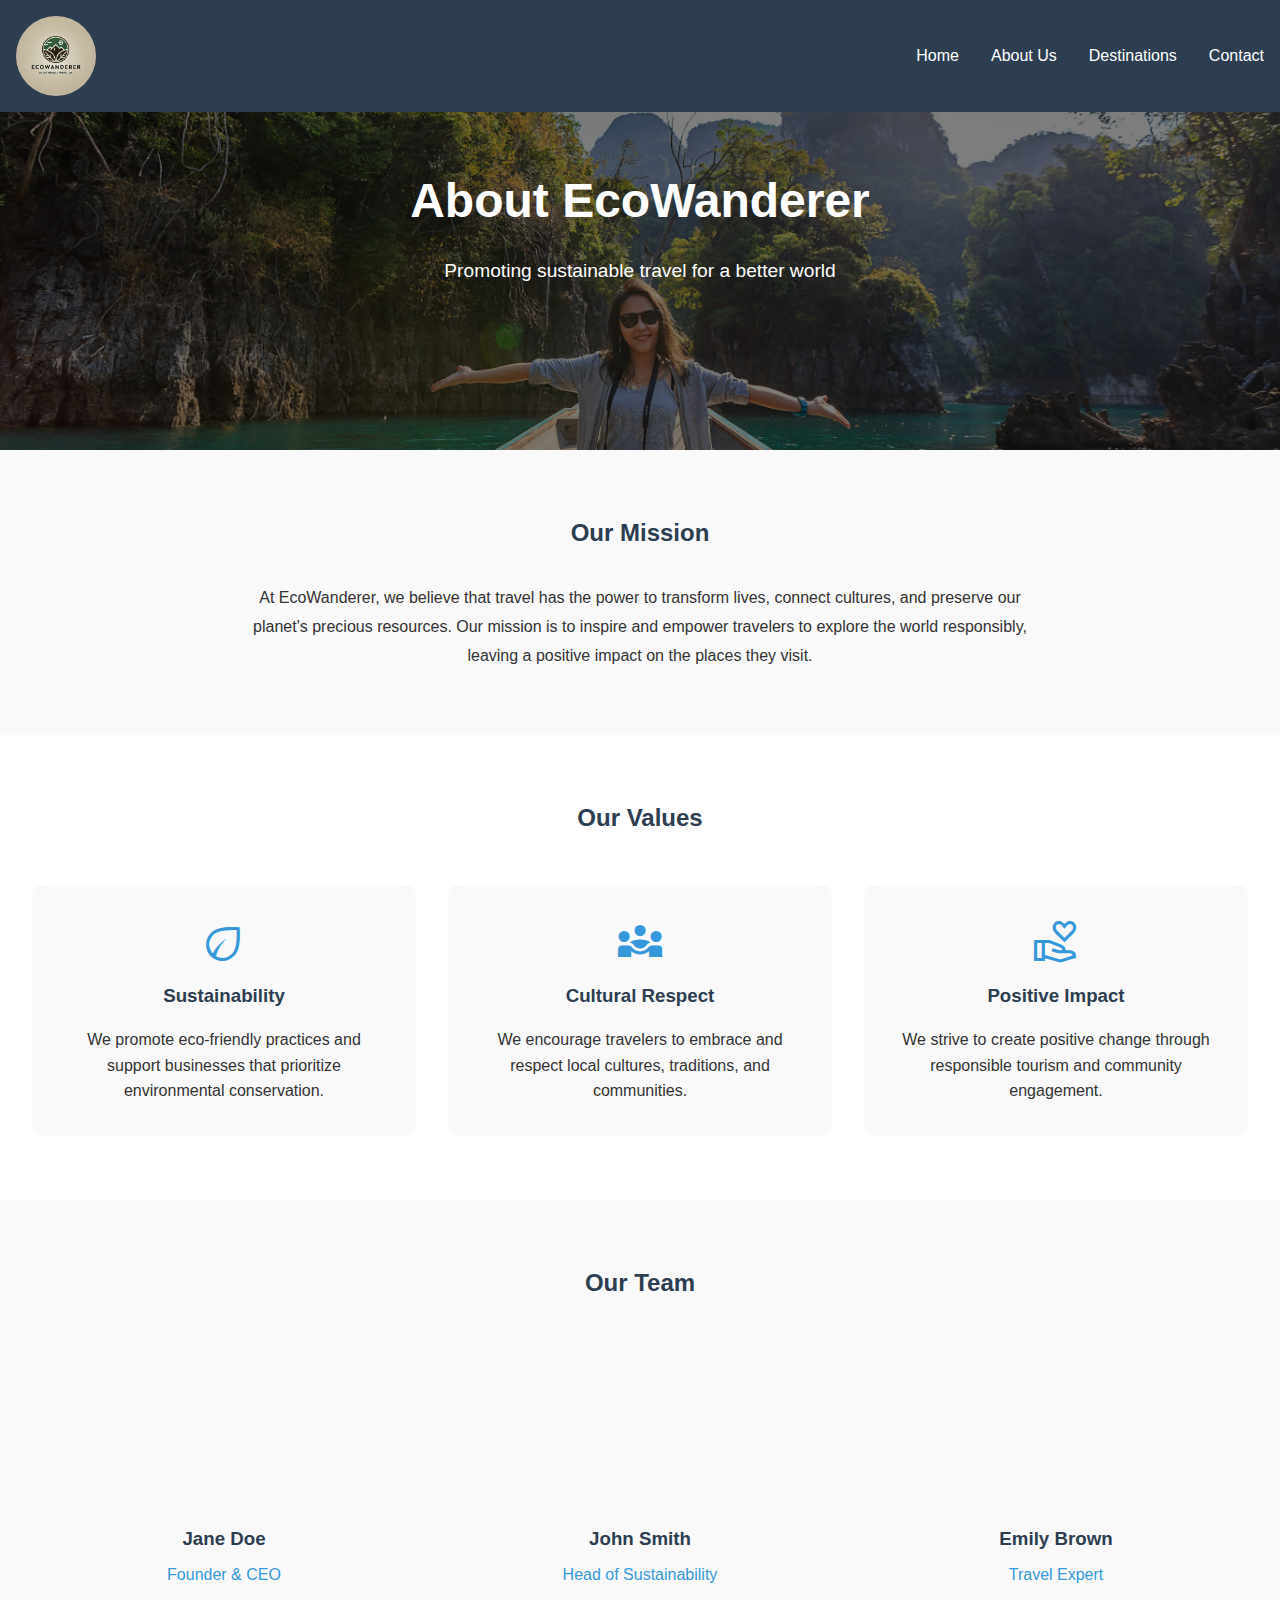
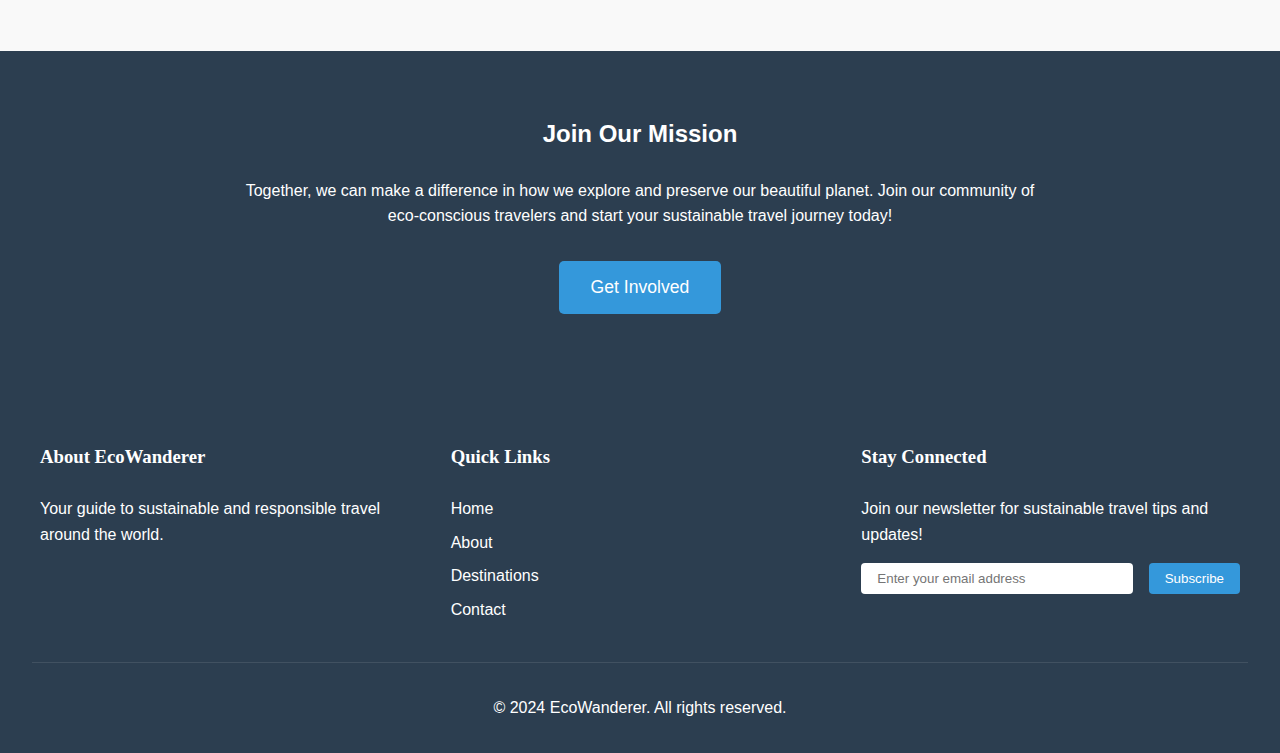
<file: wdd131-project/about.html>
<!DOCTYPE html>
<html lang="en">
  <head>
    <meta charset="UTF-8" />
    <meta name="viewport" content="width=device-width, initial-scale=1.0" />
    <meta name="author" content="Anibal David Carreño Alvarez" />
    <meta
      name="description"
      content="Learn about EcoWanderer's mission to promote sustainable travel and eco-friendly tourism practices."
    />
    <link
      rel="stylesheet"
      href="https://fonts.googleapis.com/css2?family=Material+Symbols+Outlined:opsz,wght,FILL,GRAD@24,400,0,0&icon_names=menu"
    />
    <link
      rel="stylesheet"
      href="https://fonts.googleapis.com/css2?family=Material+Symbols+Outlined:opsz,wght,FILL,GRAD@24,400,0,0"
    />
    <link rel="stylesheet" href="./styles/main.css" />
    <link rel="stylesheet" href="./styles/about.css" />
    <script defer src="./scripts/about.js"></script>
    <title>EcoWanderer | About Us</title>
  </head>
  <body>
    <header>
      <img class="logo" src="./images/logo.webp" alt="EcoWanderer Logo" />
      <nav>
        <ul>
          <li><a href="./index.html">Home</a></li>
          <li><a href="./about.html">About Us</a></li>
          <li><a href="./destinations.html">Destinations</a></li>
          <li><a href="./contact.html">Contact</a></li>
        </ul>
      </nav>
      <div class="div-menu-icon">
        <span class="material-symbols-outlined">menu</span>
      </div>
    </header>

    <main>
      <section class="about-hero">
        <h1>About EcoWanderer</h1>
        <p>Promoting sustainable travel for a better world</p>
      </section>

      <section class="about-mission">
        <div class="container">
          <h2>Our Mission</h2>
          <p>
            At EcoWanderer, we believe that travel has the power to transform
            lives, connect cultures, and preserve our planet's precious
            resources. Our mission is to inspire and empower travelers to
            explore the world responsibly, leaving a positive impact on the
            places they visit.
          </p>
        </div>
      </section>

      <section class="about-values">
        <div class="container">
          <h2>Our Values</h2>
          <div class="values-grid">
            <div class="value-card">
              <span class="material-symbols-outlined">eco</span>
              <h3>Sustainability</h3>
              <p>
                We promote eco-friendly practices and support businesses that
                prioritize environmental conservation.
              </p>
            </div>
            <div class="value-card">
              <span class="material-symbols-outlined">diversity_3</span>
              <h3>Cultural Respect</h3>
              <p>
                We encourage travelers to embrace and respect local cultures,
                traditions, and communities.
              </p>
            </div>
            <div class="value-card">
              <span class="material-symbols-outlined">volunteer_activism</span>
              <h3>Positive Impact</h3>
              <p>
                We strive to create positive change through responsible tourism
                and community engagement.
              </p>
            </div>
          </div>
        </div>
      </section>

      <section class="about-team">
        <div class="container">
          <h2>Our Team</h2>
          <div class="team-grid">
            <div class="team-member">
              <img
                src="./images/user1.jpeg"
                alt="Team Member 1"
                class="team-photo"
              />
              <h3>Jane Doe</h3>
              <p>Founder & CEO</p>
            </div>
            <div class="team-member">
              <img
                src="./images/user2.jpg"
                alt="Team Member 2"
                class="team-photo"
              />
              <h3>John Smith</h3>
              <p>Head of Sustainability</p>
            </div>
            <div class="team-member">
              <img
                src="./images/user3.jpg"
                alt="Team Member 3"
                class="team-photo"
              />
              <h3>Emily Brown</h3>
              <p>Travel Expert</p>
            </div>
          </div>
        </div>
      </section>

      <section class="about-join">
        <div class="container">
          <h2>Join Our Mission</h2>
          <p>
            Together, we can make a difference in how we explore and preserve
            our beautiful planet. Join our community of eco-conscious travelers
            and start your sustainable travel journey today!
          </p>
          <button class="cta-button" id="joinMissionBtn">Get Involved</button>
        </div>
      </section>
    </main>

    <footer>
      <div class="footer-content">
        <div class="footer-section">
          <h3>About EcoWanderer</h3>
          <p>
            Your guide to sustainable and responsible travel around the world.
          </p>
        </div>
        <div class="footer-section">
          <h3>Quick Links</h3>
          <ul>
            <li><a href="./index.html">Home</a></li>
            <li><a href="./about.html">About</a></li>
            <li><a href="./destinations.html">Destinations</a></li>
            <li><a href="./contact.html">Contact</a></li>
          </ul>
        </div>
        <div class="footer-section">
          <h3>Stay Connected</h3>
          <p>Join our newsletter for sustainable travel tips and updates!</p>
          <form class="subscribe-form" id="subscribe-form">
            <input
              type="email"
              placeholder="Enter your email address"
              required
            />
            <button type="submit">Subscribe</button>
          </form>
        </div>
      </div>
      <div class="footer-bottom">
        <p>&copy; 2024 EcoWanderer. All rights reserved.</p>
      </div>
    </footer>
  </body>
</html>
</file>
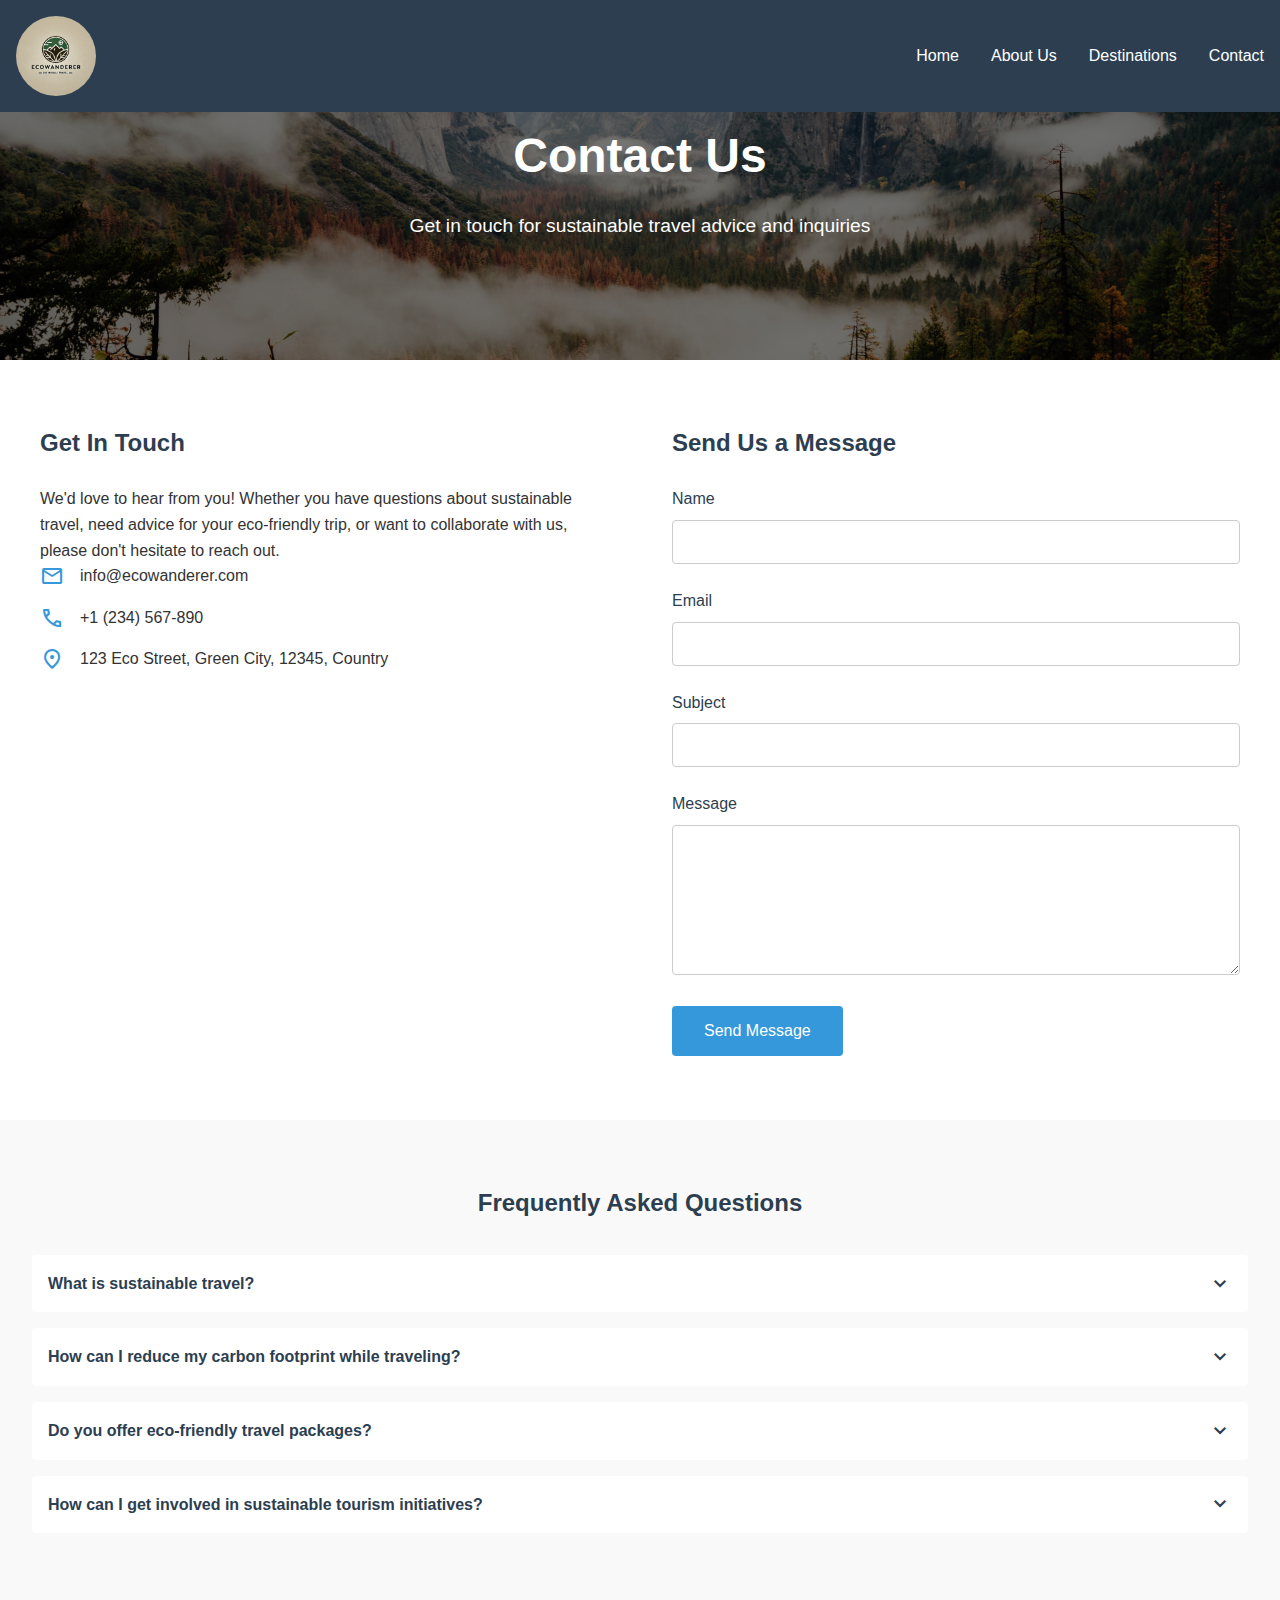
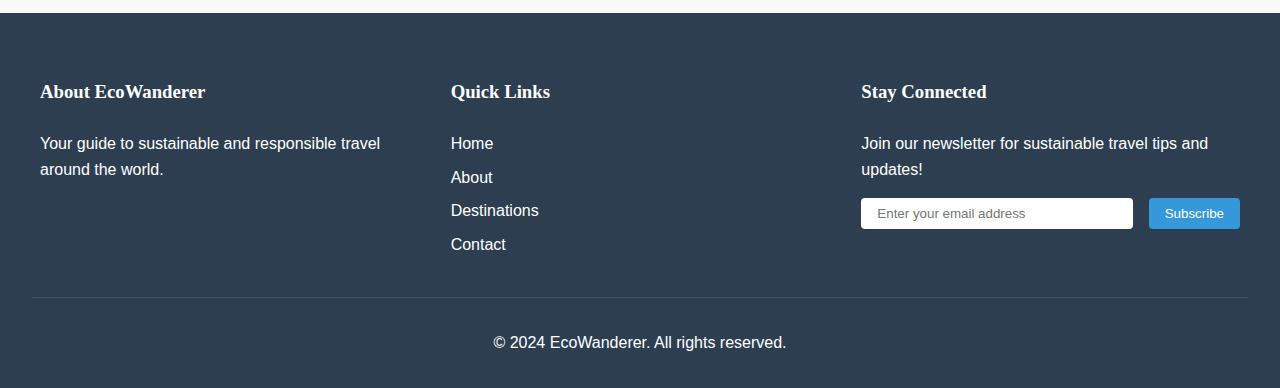
<file: wdd131-project/contact.html>
<!DOCTYPE html>
<html lang="en">
  <head>
    <meta charset="UTF-8" />
    <meta name="viewport" content="width=device-width, initial-scale=1.0" />
    <meta name="author" content="Anibal David Carreño Alvarez" />
    <meta
      name="description"
      content="Get in touch with EcoWanderer for sustainable travel advice and inquiries."
    />
    <link
      rel="stylesheet"
      href="https://fonts.googleapis.com/css2?family=Material+Symbols+Outlined:opsz,wght,FILL,GRAD@24,400,0,0"
    />
    <link rel="stylesheet" href="./styles/main.css" />
    <link rel="stylesheet" href="./styles/contact.css" />
    <script defer src="./scripts/contact.js"></script>
    <script defer src="./scripts/main.js"></script>
    <title>EcoWanderer | Contact</title>
  </head>
  <body>
    <header>
      <img class="logo" src="./images/logo.webp" alt="EcoWanderer Logo" />
      <nav>
        <ul>
          <li><a href="./index.html">Home</a></li>
          <li><a href="./about.html">About Us</a></li>
          <li><a href="./destinations.html">Destinations</a></li>
          <li><a href="./contact.html">Contact</a></li>
        </ul>
      </nav>
      <div class="div-menu-icon">
        <span class="material-symbols-outlined">menu</span>
      </div>
    </header>

    <main>
      <section class="contact-hero">
        <h1>Contact Us</h1>
        <p>Get in touch for sustainable travel advice and inquiries</p>
      </section>

      <section class="contact-content">
        <div class="container">
          <div class="contact-info">
            <h2>Get In Touch</h2>
            <p>
              We'd love to hear from you! Whether you have questions about
              sustainable travel, need advice for your eco-friendly trip, or
              want to collaborate with us, please don't hesitate to reach out.
            </p>
            <ul class="contact-details">
              <li>
                <span class="material-symbols-outlined">mail</span>
                <a href="mailto:info@ecowanderer.com">info@ecowanderer.com</a>
              </li>
              <li>
                <span class="material-symbols-outlined">call</span>
                <a href="tel:+1234567890">+1 (234) 567-890</a>
              </li>
              <li>
                <span class="material-symbols-outlined">location_on</span>
                <address>123 Eco Street, Green City, 12345, Country</address>
              </li>
            </ul>
          </div>
          <div class="contact-form">
            <h2>Send Us a Message</h2>
            <form id="contactForm">
              <div class="form-group">
                <label for="name">Name</label>
                <input type="text" id="name" name="name" required />
              </div>
              <div class="form-group">
                <label for="email">Email</label>
                <input type="email" id="email" name="email" required />
              </div>
              <div class="form-group">
                <label for="subject">Subject</label>
                <input type="text" id="subject" name="subject" required />
              </div>
              <div class="form-group">
                <label for="message">Message</label>
                <textarea id="message" name="message" required></textarea>
              </div>
              <button type="submit" class="submit-btn">Send Message</button>
            </form>
          </div>
        </div>
      </section>

      <section class="faq-section">
        <div class="container">
          <h2>Frequently Asked Questions</h2>
          <div class="faq-list" id="faqList"></div>
        </div>
      </section>
    </main>

    <footer>
      <div class="footer-content">
        <div class="footer-section">
          <h3>About EcoWanderer</h3>
          <p>
            Your guide to sustainable and responsible travel around the world.
          </p>
        </div>
        <div class="footer-section">
          <h3>Quick Links</h3>
          <ul>
            <li><a href="./index.html">Home</a></li>
            <li><a href="./about.html">About</a></li>
            <li><a href="./destinations.html">Destinations</a></li>
            <li><a href="./contact.html">Contact</a></li>
          </ul>
        </div>
        <div class="footer-section">
          <h3>Stay Connected</h3>
          <p>Join our newsletter for sustainable travel tips and updates!</p>
          <form class="subscribe-form" id="subscribe-form">
            <input
              type="email"
              placeholder="Enter your email address"
              required
            />
            <button type="submit">Subscribe</button>
          </form>
        </div>
      </div>
      <div class="footer-bottom">
        <p>&copy; 2024 EcoWanderer. All rights reserved.</p>
      </div>
    </footer>
  </body>
</html>
</file>
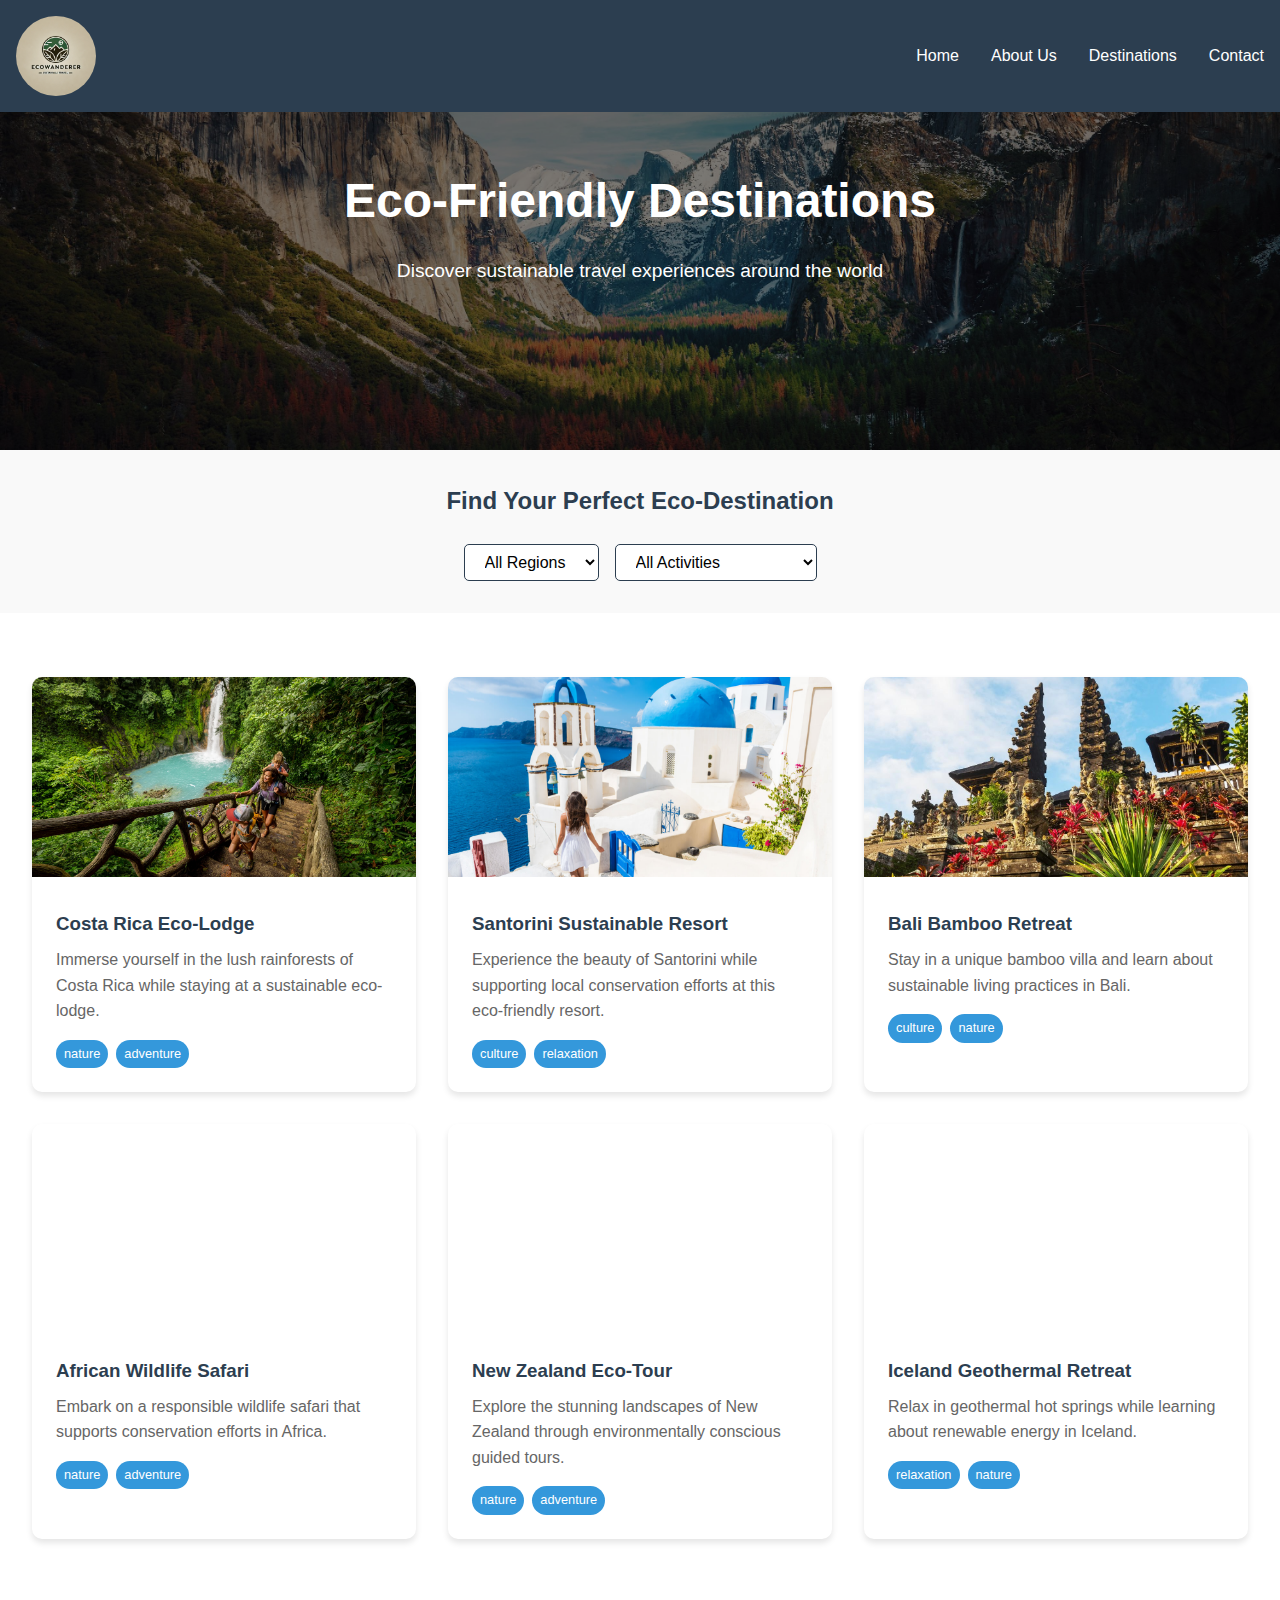
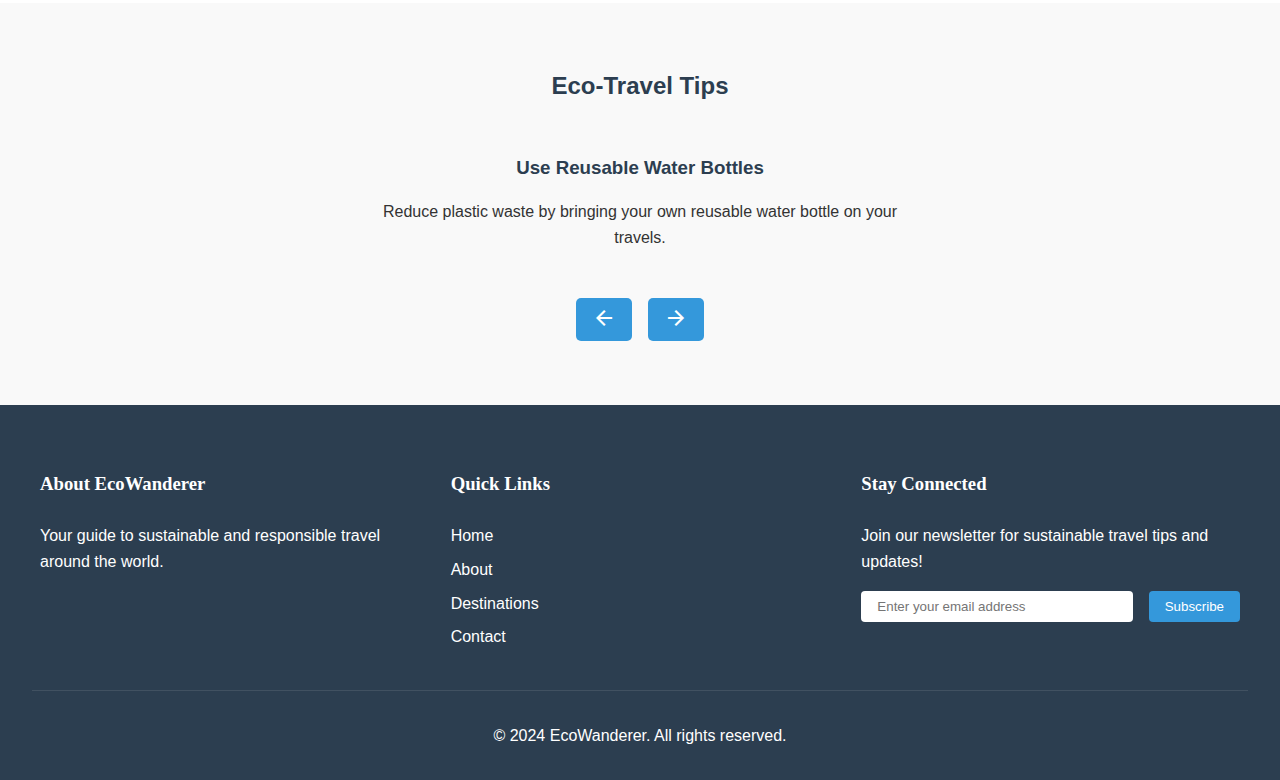
<file: wdd131-project/destinations.html>
<!DOCTYPE html>
<html lang="en">
  <head>
    <meta charset="UTF-8" />
    <meta name="viewport" content="width=device-width, initial-scale=1.0" />
    <meta name="author" content="Anibal David Carreño Alvarez" />
    <meta
      name="description"
      content="Discover eco-friendly and sustainable travel destinations around the world with EcoWanderer."
    />
    <link
      rel="stylesheet"
      href="https://fonts.googleapis.com/css2?family=Material+Symbols+Outlined:opsz,wght,FILL,GRAD@24,400,0,0&icon_names=menu"
    />
    <link
      rel="stylesheet"
      href="https://fonts.googleapis.com/css2?family=Material+Symbols+Outlined:opsz,wght,FILL,GRAD@24,400,0,0"
    />
    <link rel="stylesheet" href="./styles/main.css" />
    <link rel="stylesheet" href="./styles/destinations.css" />
    <script defer src="./scripts/destinations.js"></script>
    <title>EcoWanderer | Destinations</title>
  </head>
  <body>
    <header>
      <img class="logo" src="./images/logo.webp" alt="EcoWanderer Logo" />
      <nav>
        <ul>
          <li><a href="./index.html">Home</a></li>
          <li><a href="./about.html">About Us</a></li>
          <li><a href="./destinations.html">Destinations</a></li>
          <li><a href="./contact.html">Contact</a></li>
        </ul>
      </nav>
      <div class="div-menu-icon">
        <span class="material-symbols-outlined">menu</span>
      </div>
    </header>

    <main>
      <section class="destinations-hero">
        <h1>Eco-Friendly Destinations</h1>
        <p>Discover sustainable travel experiences around the world</p>
      </section>

      <section class="destinations-filter">
        <div class="container">
          <h2>Find Your Perfect Eco-Destination</h2>
          <div class="filter-options">
            <select id="region-filter">
              <option value="">All Regions</option>
              <option value="europe">Europe</option>
              <option value="asia">Asia</option>
              <option value="americas">Americas</option>
              <option value="africa">Africa</option>
              <option value="oceania">Oceania</option>
            </select>
            <select id="activity-filter">
              <option value="">All Activities</option>
              <option value="nature">Nature & Wildlife</option>
              <option value="culture">Cultural Experiences</option>
              <option value="adventure">Adventure</option>
              <option value="relaxation">Relaxation</option>
            </select>
          </div>
        </div>
      </section>

      <section class="destinations-grid">
        <div class="container" id="destinations-container">
          <!-- Destinations will be dynamically added here -->
        </div>
      </section>

      <section class="eco-tips">
        <div class="container">
          <h2>Eco-Travel Tips</h2>
          <div class="tips-carousel" id="tips-carousel">
            <div class="tip">
              <h3>Use Reusable Water Bottles</h3>
              <p>
                Reduce plastic waste by bringing your own reusable water bottle
                on your travels.
              </p>
            </div>
            <div class="tip">
              <h3>Support Local Businesses</h3>
              <p>
                Choose locally-owned accommodations and restaurants to support
                the local economy.
              </p>
            </div>
            <div class="tip">
              <h3>Offset Your Carbon Footprint</h3>
              <p>
                Consider carbon offsetting programs to minimize the
                environmental impact of your travels.
              </p>
            </div>
          </div>
          <div class="carousel-controls">
            <button id="prevTip" aria-label="Previous tip">
              <span class="material-symbols-outlined">arrow_back</span>
            </button>
            <button id="nextTip" aria-label="Next tip">
              <span class="material-symbols-outlined">arrow_forward</span>
            </button>
          </div>
        </div>
      </section>
    </main>

    <footer>
      <div class="footer-content">
        <div class="footer-section">
          <h3>About EcoWanderer</h3>
          <p>
            Your guide to sustainable and responsible travel around the world.
          </p>
        </div>
        <div class="footer-section">
          <h3>Quick Links</h3>
          <ul>
            <li><a href="./index.html">Home</a></li>
            <li><a href="./about.html">About</a></li>
            <li><a href="./destinations.html">Destinations</a></li>
            <li><a href="./contact.html">Contact</a></li>
          </ul>
        </div>
        <div class="footer-section">
          <h3>Stay Connected</h3>
          <p>Join our newsletter for sustainable travel tips and updates!</p>
          <form class="subscribe-form" id="subscribe-form">
            <input
              type="email"
              placeholder="Enter your email address"
              required
            />
            <button type="submit">Subscribe</button>
          </form>
        </div>
      </div>
      <div class="footer-bottom">
        <p>&copy; 2024 EcoWanderer. All rights reserved.</p>
      </div>
    </footer>
  </body>
</html>
</file>
<file: styles/base.css>
body,
h1,
h2,
p,
ul,
li {
    margin: 0;
    padding: 0;
    box-sizing: border-box;
}

body {
    font-family: Arial, sans-serif;
    line-height: 1.6;
    background-color: #f4f4f9;
    color: #333;
    margin: 0;
}

header {
    display: flex;
    justify-content: space-between;
    align-items: center;
    padding: 1rem 2rem;
    background-color: #0073e6;
    color: white;
}

main {
    width: 100%;
    display: flex;
    flex-direction: row;
    justify-content: center;
    gap: 10px;
}

.logo {
    font-size: 1.5rem;
    font-weight: bold;
}

.nav-links {
    list-style: none;
    display: flex;
    gap: 1.5rem;
}

.nav-links a {
    text-decoration: none;
    color: white;
    font-weight: bold;
    transition: color 0.3s ease;
}

.nav-links a:hover {
    color: #ffcc00;
}



.features {
    display: flex;
    justify-content: space-around;
    padding: 2rem;
    background-color: white;
}

.feature-item {
    text-align: center;
    padding: 1rem;
    background-color: #f4f4f9;
    border-radius: 10px;
    box-shadow: 0 4px 6px rgba(0, 0, 0, 0.1);
    max-width: 300px;
}

.feature-item h2 {
    font-size: 1.25rem;
    margin-bottom: 0.5rem;
}

.feature-item p {
    color: #555;
}


main img {
    width: 400px;
    height: 300px;
    border-radius: 10px;
    box-shadow: 0 4px 6px rgba(0, 0, 0, 0.1);
    margin-bottom: 1rem;
}

.card {
    width: 50%;
    height: auto;
    min-height: 700px;
    padding: 30px;
}

.card p {
    width: 400px;
    height: auto;
    margin-bottom: 20px;
}

ul li {
    font-weight: 600;
}

#lastModified {
    color: #0073e6;
}

footer {
    text-align: center;
    padding: 1rem;
    background-color: #333;
    color: white;
    font-size: 0.875rem;
}
</file>
<file: wdd131-project/styles/main.css>
* {
    margin: 0;
    padding: 0;
    box-sizing: border-box;
}

:root {
    --primary-color: #2C3E50;
    --secondary-color: #3498DB;
    --text-color: #333;
    --bg-color: #fff;
    --header-font: Georgia, serif;
    --body-font: Arial, sans-serif;
}

body {
    font-family: var(--body-font);
    line-height: 1.6;
    color: var(--text-color);
}

header {
    background-color: var(--primary-color);
    padding: 1rem;
    position: fixed;
    width: 100%;
    top: 0;
    z-index: 1000;
    display: flex;
    justify-content: space-between;
    align-items: center;
}


.logo {
    width: 80px;
    border-radius: 50%;
}

nav ul {
    display: flex;
    list-style: none;
    gap: 2rem;
}

nav a {
    color: white;
    text-decoration: none;
    font-size: 1rem;
    transition: color 0.3s ease;
}

nav a:hover {
    color: var(--secondary-color);
}

.div-menu-icon {
    display: none;
    cursor: pointer;
}

.hero-section {
    height: 100vh;
    background-image: url('../images/banner-travel.jpg');
    background-size: cover;
    background-position: center;
    display: flex;
    flex-direction: column;
    justify-content: center;
    align-items: center;
    text-align: center;
    color: white;
    padding: 1rem;
    position: relative;
}

.hero-section::before {
    content: '';
    position: absolute;
    top: 0;
    left: 0;
    right: 0;
    bottom: 0;
    background: rgba(0, 0, 0, 0.5);
}

.hero-section h1 {
    font-size: 3rem;
    font-family: var(--header-font);
    margin-bottom: 2rem;
    position: relative;
    z-index: 1;
}

.span-title {
    display: block;
    font-size: 2rem;
    margin-bottom: 1rem;
}

.read-more-btn {
    background-color: var(--secondary-color);
    color: white;
    border: none;
    padding: 1rem 2rem;
    font-size: 1.1rem;
    border-radius: 5px;
    cursor: pointer;
    transition: background-color 0.3s ease;
    position: relative;
    z-index: 1;
}

.read-more-btn:hover {
    background-color: #2980b9;
}

.info-section {
    padding: 4rem 2rem;
    background-color: #f9f9f9;
}

.info-image {
    width: 100%;
    display: flex;
    justify-content: center;
}

.info-image img {
    width: 90%;
    height: 250px;
    border-radius: 5px;
}

.info-grid {
    max-width: 1200px;
    margin: 0 auto;
    display: grid;
    grid-template-columns: repeat(2, 1fr);
    gap: 3rem;
    align-items: center;
}

.info-content h2 {
    font-family: var(--header-font);
    color: var(--primary-color);
    font-size: 2.5rem;
    margin-bottom: 1.5rem;
}

.info-content p {
    font-size: 1.1rem;
    color: #666;
    margin-bottom: 1.5rem;
}

.features-section {
    padding: 4rem 2rem;
    background-color: white;
}

.features-grid {
    max-width: 1200px;
    margin: 0 auto;
    display: grid;
    grid-template-columns: repeat(3, 1fr);
    gap: 2rem;
}

.feature-card {
    padding: 2rem;
    text-align: center;
    border-radius: 10px;
    background-color: #f9f9f9;
    transition: transform 0.3s ease;
}

.feature-card:hover {
    transform: translateY(-5px);
}

.feature-icon {
    font-size: 2.5rem;
    color: var(--secondary-color);
    margin-bottom: 1rem;
}

.feature-card h3 {
    color: var(--primary-color);
    margin-bottom: 1rem;
    font-family: var(--header-font);
}

.cta-section {
    padding: 6rem 2rem;
    background-color: var(--primary-color);
    color: white;
    text-align: center;
}

.cta-content {
    max-width: 800px;
    margin: 0 auto;
}

.cta-content h2 {
    font-size: 2.5rem;
    margin-bottom: 1.5rem;
    font-family: var(--header-font);
}

footer {
    background-color: var(--primary-color);
    color: white;
    padding: 4rem 2rem 2rem;
}

.footer-content {
    max-width: 1200px;
    margin: 0 auto;
    display: grid;
    grid-template-columns: repeat(auto-fit, minmax(250px, 1fr));
    gap: 2rem;
}

.footer-section h3 {
    font-family: var(--header-font);
    margin-bottom: 1.5rem;
}

.footer-section ul {
    list-style: none;
}

.footer-section ul li {
    margin-bottom: 0.5rem;
}

.footer-section a {
    color: white;
    text-decoration: none;
}

.subscribe-form {
    display: flex;
    gap: 1rem;
    margin-top: 1rem;
}

.subscribe-form input {
    padding: 0.5rem 1rem;
    border: none;
    border-radius: 4px;
    flex-grow: 1;
}

.subscribe-form button {
    background-color: var(--secondary-color);
    color: white;
    border: none;
    padding: 0.5rem 1rem;
    border-radius: 4px;
    cursor: pointer;
}

.footer-bottom {
    margin-top: 2rem;
    padding-top: 2rem;
    border-top: 1px solid rgba(255, 255, 255, 0.1);
    text-align: center;
}

@media (max-width: 768px) {
    nav ul {
        display: none;
        position: absolute;
        top: 100%;
        left: 0;
        width: 100%;
        background-color: var(--primary-color);
        flex-direction: column;
        padding: 1rem;
    }

    nav ul.active {
        display: flex;
    }

    nav ul li {
        margin: 1rem 0;
    }

    .div-menu-icon {
        display: block;
        color: white;
    }

    .info-grid {
        grid-template-columns: 1fr;
    }

    .features-grid {
        grid-template-columns: 1fr;
    }

    .subscribe-form {
        flex-direction: column;
    }
}
</file>
<file: styles/form.css>
body {
    font-family: 'Open Sans', sans-serif;
    margin: 0;
    padding: 0;
    background-color: #f4f4f4;
}

header {
    background-color: #333;
    color: white;
    padding: 10px 0;
    text-align: center;
}

main {
    padding: 20px;
}

form {
    max-width: 600px;
    margin: 0 auto;
    background: white;
    padding: 20px;
    border-radius: 8px;
    box-shadow: 0 0 10px rgba(0, 0, 0, 0.1);
}

label {
    display: block;
    margin-bottom: 8px;
    font-weight: bold;
}

select,
input[type="date"],
textarea,
input[type="text"] {
    width: 100%;
    padding: 8px;
    margin-bottom: 16px;
    border: 1px solid #ccc;
    border-radius: 4px;
}

.rating {
    display: flex;
    justify-content: space-between;
    margin-bottom: 30px;
}

.rating div {
    display: flex;
    flex-direction: column;
    align-items: center;
}

.rating label {
    font-size: 24px;
    cursor: pointer;
}

.rating label {
    color: gold;
}

.date {
    display: flex;
    flex-direction: column;
    align-items: center;
    gap: 10px;
}

.date label {
    display: flex;
    align-self: flex-start;
}

.features {
    display: flex;
    flex-direction: column;
    justify-content: space-between;
    align-items: start;
    margin: 20px;
}

.features div {
    display: flex;
    flex-direction: row;
    align-items: start;
    justify-content: center;
    gap: 10px;
}

.features label {
    margin-right: 16px;
}

.user-info {
    display: flex;
    flex-direction: column;
    justify-content: space-between;
    align-items: center;

}

.user-info label {
    display: flex;
    align-self: flex-start;
}

input[type="submit"] {
    background-color: #333;
    color: white;
    padding: 10px 20px;
    border: none;
    border-radius: 4px;
    cursor: pointer;
}

input[type="submit"]:hover {
    background-color: #555;
}

footer {
    text-align: center;
    margin-top: 20px;
    padding: 10px 0;
    background-color: #333;
    color: white;
}
</file>
<file: styles/place.css>
:root {
    --barcelona-red: #8b0000;
    --barcelona-gold: #fecb00;
}

body {
    margin: 0;
    font-family: 'Open Sans', sans-serif;
}

.container {
    display: flex;
    flex-direction: column;
    min-height: 100vh;
}

.header {
    background-color: var(--barcelona-red);
    color: white;
    padding: 20px;
    text-align: center;
    position: relative;
    z-index: 10;
}

.header h1 {
    font-size: 2.5rem;
    font-weight: bold;
    position: relative;
}

.header h1::after {
    content: '';
    display: block;
    width: 50%;
    height: 4px;
    background-color: var(--barcelona-gold);
    margin: 10px auto 0;
    border-radius: 2px;
}

.accent-bar {
    height: 8px;
    background-color: var(--barcelona-gold);
    z-index: 10;
}

.main {
    flex: 1;
    position: relative;
}

.background {
    position: fixed;
    inset: 0;
    z-index: 0;
}

.background-image {
    width: 100%;
    height: 100%;
    object-fit: cover;
}

.gradient-overlay {
    position: absolute;
    inset: 0;
    background: rgba(0, 0, 0, 0.2);
}

.content {
    position: relative;
    z-index: 10;
    display: flex;
    justify-content: space-between;
    flex-wrap: wrap;
    gap: 20px;
    padding: 40px;
}

.data-box,
.weather-box {
    background-color: rgba(255, 255, 255, 0.9);
    padding: 20px;
    border-radius: 8px;
    box-shadow: 0 4px 8px rgba(0, 0, 0, 0.2);
    width: 100%;
    max-width: 300px;
    position: relative;
}

.data-box h2,
.weather-box h2 {
    background-color: var(--barcelona-red);
    color: white;
    padding: 10px;
    margin-bottom: 20px;
    font-size: 1.5rem;
    position: relative;
}

.data-box h2::after,
.weather-box h2::after {
    content: '';
    display: block;
    width: 30px;
    height: 4px;
    background-color: var(--barcelona-gold);
    position: absolute;
    bottom: -8px;
    left: 10px;
    border-radius: 2px;
}

#weather-span {
    display: flex;
    align-items: center;
}

#sun-icon {
    width: 62px;
    height: 62px;
}

.row {
    display: flex;
    justify-content: space-between;
    margin-bottom: 10px;
}

.footer {
    background-color: var(--barcelona-red);
    color: white;
    text-align: center;
    padding: 10px;
    z-index: 10;
    font-weight: 600;
    position: relative;
}

.footer p {
    margin: 5px 0;
    opacity: 0.8;
}

.footer::after {
    content: '';
    display: block;
    width: 100px;
    height: 4px;
    background-color: var(--barcelona-gold);
    margin: 10px auto 0;
    border-radius: 2px;
}


@media (max-width: 768px) {
    .header h1 {
        font-size: 2rem;
    }

    .content {
        padding: 20px;
        gap: 10px;
    }

    .data-box,
    .weather-box {
        max-width: 100%;
    }

    #sun-icon {
        width: 48px;
        height: 48px;
    }
}

@media (min-width: 1024px) {
    .header h1 {
        font-size: 3rem;
    }

    .content {
        padding: 60px;
        gap: 30px;
    }

    .data-box,
    .weather-box {
        max-width: 350px;
    }

    #sun-icon {
        width: 72px;
        height: 72px;
    }
}
</file>
<file: styles/temples.css>
* {
    font-family: 'Open Sans', sans-serif;
    box-sizing: border-box;
    padding: 0;
    margin: 0;
}

body {
    width: 100vw;
    min-height: 100vh;
    height: auto;
    background: #c8c6d7;
}

header {
    width: 100%;
    height: 70px;
    display: flex;
    justify-content: space-between;
    align-items: center;
    padding: 20px;
    background: #783f8e;
}



nav ul {
    display: none;
    flex-direction: column;
    background: #783f8e;
    position: absolute;
    top: 70px;
    right: 0;
    width: 100%;
    padding: 1rem 0;
    text-align: center;
    gap: 5px;
}

nav ul.active {
    display: flex;
}

nav ul.active li a {
    text-decoration: none;
    font-weight: 600;
    color: #c8c6d7;

}

.menu-icon {
    display: block;
    cursor: pointer;
}

div img {
    display: flex;

}

div img:hover {
    cursor: pointer;

}

h1 {
    color: #c8c6d7;
}

h2 {
    color: #4f1271;
    font-size: 1.8rem;
    margin-top: 10px;
    margin-bottom: 10px;
}

main {
    padding: 1rem;

}

section {
    display: grid;
    grid-template-columns: repeat(auto-fill, minmax(200px, 1fr));
    gap: 1rem;
}

figure {
    text-align: center;
}

figure img {
    width: 100%;
    height: auto;
    border-radius: 6px;
}

figcaption {
    color: #4f1271;
    font-weight: 600;
}

footer {
    text-align: center;
    padding: 1rem;
    background-color: #4a4063;
    color: #c8c6d7;
    font-size: 0.9rem;
    font-weight: 500;
}
</file>
<file: styles/temples-large.css>
@media (min-width: 600px) {
    section {
        display: grid;
        grid-template-columns: repeat(3, minmax(300px, 1fr));
        gap: 1rem;
        padding: 10px;
    }

    section img {
        max-width: 100%;
        height: auto;
        object-fit: cover;
        border-radius: 8px;
    }

    nav ul {
        display: flex;
        align-items: center;
        list-style: none;
        gap: 30px;
        display: flex;
        position: static;
        flex-direction: row;
        justify-content: space-around;
        width: auto;
        background: none;
    }

    nav ul li a {
        font-weight: 600;
        text-decoration: none;
        color: #c8c6d7;
        cursor: pointer;
    }

    nav ul li a:hover {
        color: #4f1271;
        text-decoration: underline;
        transition: all ease-in-out 0.2s;
    }



    div img {
        display: none;

    }
}
</file>
<file: project/styles/styles.css>
body {
    font-family: 'Arial', sans-serif;
    line-height: 1.6;
    margin: 20px;
    padding: 0;
    background-color: #f4f4f4;
    color: #333;
}

h1,
h2,
h3 {
    font-family: 'Georgia', serif;
    color: #2c3e50;
}

a {
    color: #3498db;
}

.color-schema {
    display: flex;
    gap: 10px;
    margin-bottom: 20px;
}

.color-box {
    width: 100px;
    height: 100px;
    display: flex;
    align-items: center;
    justify-content: center;
    color: white;
    font-weight: bold;
}

.color-box.primary {
    background-color: #2c3e50;
}

.color-box.secondary {
    background-color: #3498db;
}

.wireframe img {
    max-width: 100%;
    height: auto;
    border: 1px solid #ccc;
    margin-bottom: 20px;
}
</file>
<file: wdd131-project/styles/about.css>
.about-hero {
    background-image: url('../images/about-banner.jpeg');
    background-size: cover;
    background-position: center;
    height: 50vh;
    display: flex;
    flex-direction: column;
    justify-content: center;
    align-items: center;
    text-align: center;
    color: white;
    position: relative;
}

.about-hero::before {
    content: '';
    position: absolute;
    top: 0;
    left: 0;
    right: 0;
    bottom: 0;
    background: rgba(0, 0, 0, 0.5);
}

.about-hero h1,
.about-hero p {
    position: relative;
    z-index: 1;
}

.about-hero h1 {
    font-size: 3rem;
    margin-bottom: 1rem;
}

.about-hero p {
    font-size: 1.2rem;
}

.about-mission {
    padding: 4rem 2rem;
    background-color: #f9f9f9;
}

.about-mission h2 {
    text-align: center;
    margin-bottom: 2rem;
    color: var(--primary-color);
}

.about-mission p {
    max-width: 800px;
    margin: 0 auto;
    text-align: center;
    line-height: 1.8;
}

.about-values {
    padding: 4rem 2rem;
}

.about-values h2 {
    text-align: center;
    margin-bottom: 3rem;
    color: var(--primary-color);
}

.values-grid {
    display: grid;
    grid-template-columns: repeat(auto-fit, minmax(250px, 1fr));
    gap: 2rem;
}

.value-card {
    text-align: center;
    padding: 2rem;
    background-color: #f9f9f9;
    border-radius: 10px;
    transition: transform 0.3s ease;
}

.value-card:hover {
    transform: translateY(-5px);
}

.value-card span {
    font-size: 3rem;
    color: var(--secondary-color);
    margin-bottom: 1rem;
}

.value-card h3 {
    margin-bottom: 1rem;
    color: var(--primary-color);
}

.about-team {
    padding: 4rem 2rem;
    background-color: #f9f9f9;
}

.about-team h2 {
    text-align: center;
    margin-bottom: 3rem;
    color: var(--primary-color);
}

.team-grid {
    display: grid;
    grid-template-columns: repeat(auto-fit, minmax(200px, 1fr));
    gap: 2rem;
}

.team-member {
    text-align: center;
}

.team-photo {
    width: 150px;
    height: 150px;
    border-radius: 50%;
    object-fit: cover;
    margin-bottom: 1rem;
}

.team-member h3 {
    margin-bottom: 0.5rem;
    color: var(--primary-color);
}

.team-member p {
    color: var(--secondary-color);
}

.about-join {
    padding: 4rem 2rem;
    background-color: var(--primary-color);
    color: white;
    text-align: center;
}

.about-join h2 {
    margin-bottom: 1.5rem;
}

.about-join p {
    max-width: 800px;
    margin: 0 auto 2rem;
}

.cta-button {
    background-color: var(--secondary-color);
    color: white;
    border: none;
    padding: 1rem 2rem;
    font-size: 1.1rem;
    border-radius: 5px;
    cursor: pointer;
    transition: background-color 0.3s ease;
}

.cta-button:hover {
    background-color: #2980b9;
}

@media (max-width: 768px) {
    .about-hero h1 {
        font-size: 2.5rem;
    }

    .about-hero p {
        font-size: 1rem;
    }

    .values-grid,
    .team-grid {
        grid-template-columns: 1fr;
    }
}
</file>
<file: wdd131-project/styles/contact.css>
.contact-hero {
    background-image: url('../images/contact-banner.jpg');
    background-size: cover;
    background-position: center;
    height: 40vh;
    display: flex;
    flex-direction: column;
    justify-content: center;
    align-items: center;
    text-align: center;
    color: white;
    position: relative;
}

.contact-hero::before {
    content: '';
    position: absolute;
    top: 0;
    left: 0;
    right: 0;
    bottom: 0;
    background: rgba(0, 0, 0, 0.5);
}

.contact-hero h1,
.contact-hero p {
    position: relative;
    z-index: 1;
}

.contact-hero h1 {
    font-size: 3rem;
    margin-bottom: 1rem;
}

.contact-hero p {
    font-size: 1.2rem;
}

.contact-content {
    padding: 4rem 2rem;
}

.contact-content .container {
    display: flex;
    gap: 4rem;
    max-width: 1200px;
    margin: 0 auto;
}

.contact-info,
.contact-form {
    flex: 1;
}

.contact-info h2,
.contact-form h2 {
    color: var(--primary-color);
    margin-bottom: 1.5rem;
}

.contact-details {
    list-style-type: none;
    padding: 0;
}

.contact-details li {
    display: flex;
    align-items: center;
    margin-bottom: 1rem;
}

.contact-details span {
    margin-right: 1rem;
    color: var(--secondary-color);
}

.contact-details a,
.contact-details address {
    color: var(--text-color);
    text-decoration: none;
    font-style: normal;
}

.form-group {
    margin-bottom: 1.5rem;
}

.form-group label {
    display: block;
    margin-bottom: 0.5rem;
    color: var(--primary-color);
}

.form-group input,
.form-group textarea {
    width: 100%;
    padding: 0.75rem;
    border: 1px solid #ccc;
    border-radius: 4px;
    font-size: 1rem;
}

.form-group textarea {
    height: 150px;
    resize: vertical;
}

.submit-btn {
    background-color: var(--secondary-color);
    color: white;
    border: none;
    padding: 1rem 2rem;
    font-size: 1rem;
    border-radius: 4px;
    cursor: pointer;
    transition: background-color 0.3s ease;
}

.submit-btn:hover {
    background-color: #2980b9;
}

.faq-section {
    padding: 4rem 2rem;
    background-color: #f9f9f9;
}

.faq-section h2 {
    text-align: center;
    color: var(--primary-color);
    margin-bottom: 2rem;
}

.faq-item {
    background-color: white;
    border-radius: 4px;
    margin-bottom: 1rem;
    overflow: hidden;
}

.faq-question {
    padding: 1rem;
    cursor: pointer;
    display: flex;
    justify-content: space-between;
    align-items: center;
    font-weight: bold;
    color: var(--primary-color);
}

.faq-answer {
    padding: 0 1rem;
    max-height: 0;
    overflow: hidden;
    transition: max-height 0.3s ease, padding 0.3s ease;
}

.faq-item.active .faq-answer {
    padding: 1rem;
    max-height: 1000px;
}

@media (max-width: 768px) {
    .contact-hero h1 {
        font-size: 2.5rem;
    }

    .contact-hero p {
        font-size: 1rem;
    }

    .contact-content .container {
        flex-direction: column;
    }

    .contact-info,
    .contact-form {
        width: 100%;
    }
}
</file>
<file: wdd131-project/styles/destinations.css>
.destinations-hero {
    background-image: url('../images/destinations-banner.jpeg');
    background-size: cover;
    background-position: center;
    height: 50vh;
    display: flex;
    flex-direction: column;
    justify-content: center;
    align-items: center;
    text-align: center;
    color: white;
    position: relative;
}

.destinations-hero::before {
    content: '';
    position: absolute;
    top: 0;
    left: 0;
    right: 0;
    bottom: 0;
    background: rgba(0, 0, 0, 0.5);
}

.destinations-hero h1,
.destinations-hero p {
    position: relative;
    z-index: 1;
}

.destinations-hero h1 {
    font-size: 3rem;
    margin-bottom: 1rem;
}

.destinations-hero p {
    font-size: 1.2rem;
}

.destinations-filter {
    padding: 2rem;
    background-color: #f9f9f9;
}

.destinations-filter h2 {
    text-align: center;
    margin-bottom: 1.5rem;
    color: var(--primary-color);
}

.filter-options {
    display: flex;
    justify-content: center;
    gap: 1rem;
}

.filter-options select {
    padding: 0.5rem 1rem;
    border: 1px solid var(--primary-color);
    border-radius: 5px;
    background-color: white;
    font-size: 1rem;
}

.destinations-grid {
    padding: 4rem 2rem;
}

.destination-card {
    background-color: white;
    border-radius: 10px;
    overflow: hidden;
    box-shadow: 0 4px 6px rgba(0, 0, 0, 0.1);
    transition: transform 0.3s ease;
}

.destination-card:hover {
    transform: translateY(-5px);
}

.destination-image {
    width: 100%;
    height: 200px;
    object-fit: cover;
}

.destination-info {
    padding: 1.5rem;
}

.destination-info h3 {
    margin-bottom: 0.5rem;
    color: var(--primary-color);
}

.destination-info p {
    margin-bottom: 1rem;
    color: #666;
}

.destination-tags {
    display: flex;
    gap: 0.5rem;
    flex-wrap: wrap;
}

.tag {
    background-color: var(--secondary-color);
    color: white;
    padding: 0.25rem 0.5rem;
    border-radius: 20px;
    font-size: 0.8rem;
}

.eco-tips {
    padding: 4rem 2rem;
    background-color: #f9f9f9;
}

.eco-tips h2 {
    text-align: center;
    margin-bottom: 2rem;
    color: var(--primary-color);
}

.tips-carousel {
    max-width: 600px;
    margin: 0 auto;
    overflow: hidden;
}

.tip {
    text-align: center;
    padding: 1rem;
}

.tip h3 {
    margin-bottom: 1rem;
    color: var(--primary-color);
}

.carousel-controls {
    display: flex;
    justify-content: center;
    gap: 1rem;
    margin-top: 2rem;
}

.carousel-controls button {
    background-color: var(--secondary-color);
    color: white;
    border: none;
    padding: 0.5rem 1rem;
    border-radius: 5px;
    cursor: pointer;
    transition: background-color 0.3s ease;
}

.carousel-controls button:hover {
    background-color: #2980b9;
}

@media (max-width: 768px) {
    .destinations-hero h1 {
        font-size: 2.5rem;
    }

    .destinations-hero p {
        font-size: 1rem;
    }

    .filter-options {
        flex-direction: column;
    }

    .filter-options select {
        width: 100%;
    }
}

.destinations-grid .container {
    display: grid;
    grid-template-columns: repeat(auto-fit, minmax(300px, 1fr));
    gap: 2rem;
}
</file>
